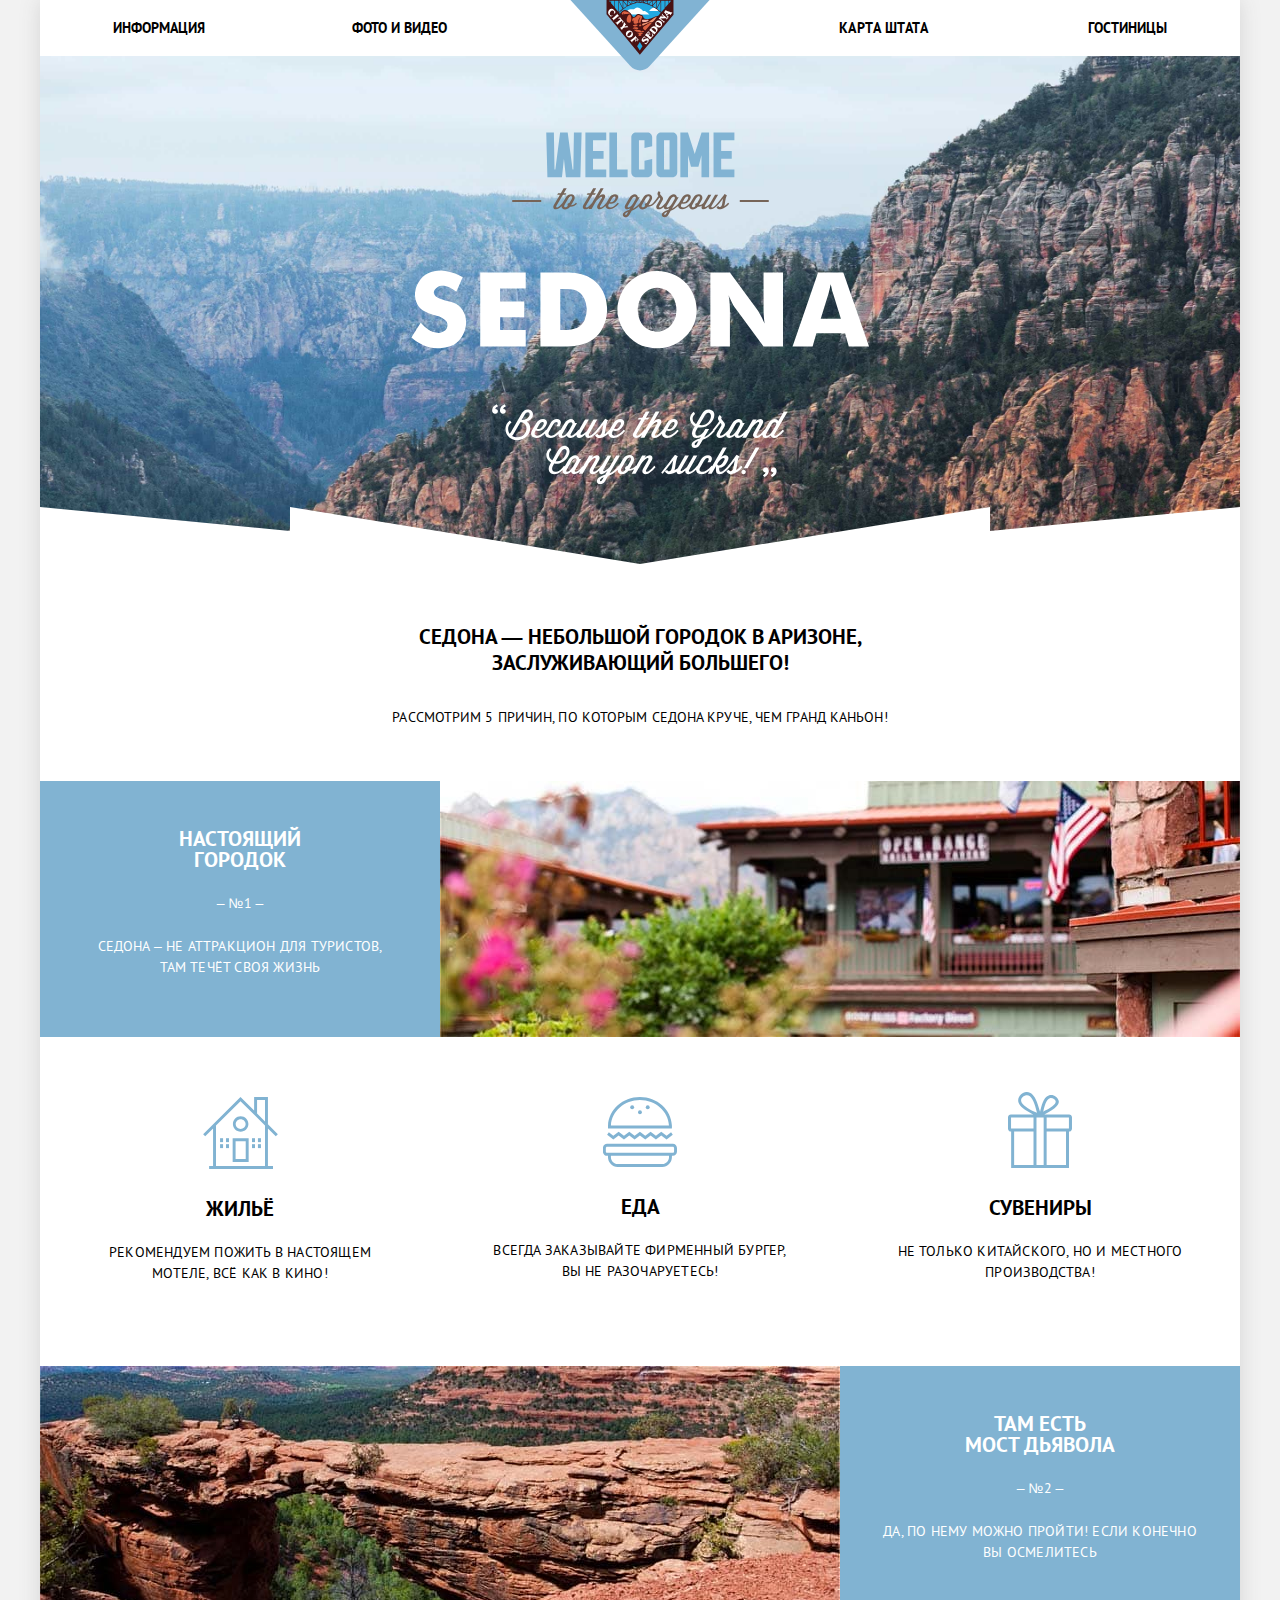
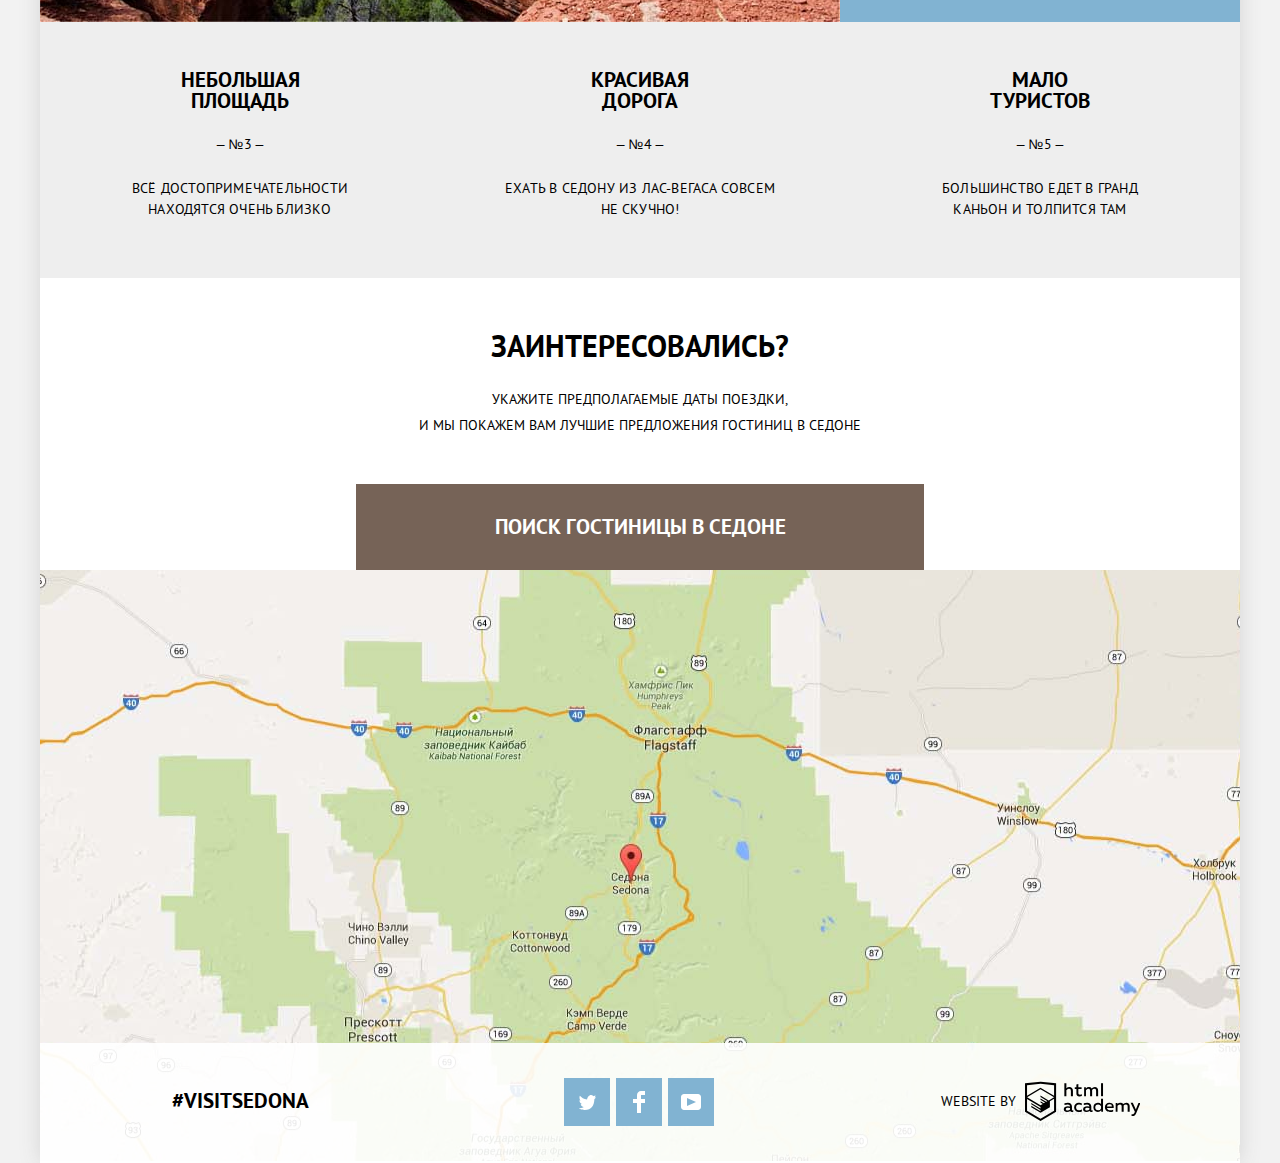
<file: index.html>
<!DOCTYPE html>
<html lang="ru">
	<head>
		<meta charset="utf-8">
		<title>HTML Academy: Седона</title>
		<link rel="stylesheet" href="css/normalize.css">
		<link rel="stylesheet" href="css/style-min.css">
	</head>
<body class="bg-color-of-website">
    <div class="container">
		<!-- Навигация -->
		<header class="main-header">
			<h1 class="visually-hidden">Навигация</h1>
			<nav class="navigation">
				<ul class="navigation__list">
					<li class="navigation__item">
						<a href="#" class="navigation__link">Информация</a>
					</li>
					<li class="navigation__item">
						<a href="#" class="navigation__link">Фото и видео</a>
					</li>
					<li class="navigation__item">
						<a href="#" class="navigation__link">Карта штата</a>
					</li>
					<li class="navigation__item">
						<a href="catalog.html" class="navigation__link">Гостиницы</a>
					</li>
				</ul>
				<a class="navigation__logo" aria-label="Логотип сайта Седоны">
					<svg width="140" height="72" viewBox="0 0 138 70" xmlns="http://www.w3.org/2000/svg">
						<path d="M138 0H0l59.51 65.68c5.22 5.761 13.76 5.761 18.98 0z" fill="#81b3d3"/>
						<path d="M36.687.457l32.148 37.879 32.02-37.65z" fill="#23a9e1"/>
						<path d="M61.1 14.719h17.32c-1.29-.8-4.355-4.582-6.043-3.176-.137.115-4.871-5.744-7.982-2.921-2.713 2.466-3.973-.323-7.048 1.63-3.505 2.318 2.026 3.684 3.753 4.467m26.73-3.478l-9.86.054c3.896-4.5 5.647-4.018 9.86-.054" fill="#fff"/>
						<path d="M97.622 3.588V1.154h2.08zm-49.245 9.41l.09.083c.024-.024 2.327-2.511 5.983-4.964 3.367-2.259 8.592-4.944 14.383-4.912 5.778.028 11.077 2.722 14.506 4.977 3.665 2.41 6.027 4.84 6.132 4.95l-2.515 2.945c-4.488.616-7.702 3.945-12.077 3.217-2.205-.366-2.271-1.632-2.902-2.893-.484-.969-1.256-.846-2.263-1.24-.937-.366-1.479-1.128-3.351-.688-1.642.385-1.822 2.933-3.865 2.787-1.096-.079-1.175-1.621-2.755-3.596-4.09-4.915-7.892-4.235-10.547.308l19.638 23.33zM40.011 1.153V3.06l-1.604-1.906zm53.876 0h3.227v3.03L93.887 7.96zM89.832 12.61V1.154h3.546v7.404l-3.5 4.098a.966.966 0 0 0-.046-.046m-.508-10.389v9.894a41.051 41.051 0 0 0-3.557-2.986zm-4.165-.358v6.819c-.463-.334-.95-.673-1.465-1.012-.664-.438-1.4-.892-2.194-1.34zm-4.312-.133v4.24a32.83 32.83 0 0 0-3.12-1.474zm.508-.576h3.727l-3.727 4.55zm4.312 0H89.3l-3.634 7.06zm-8.797 0h3.86L77.2 4.282c-.109-.042-.221-.081-.331-.122V1.154zm-.509.417v2.403a25.927 25.927 0 0 0-3.1-.887zm-4.203.042v1.26a21.458 21.458 0 0 0-2.179-.252zm-6.766-.039l2.248 1.042c-.762.043-1.512.13-2.248.253zm-4.12-.003l3.065 1.498c-1.06.229-2.083.528-3.066.875zm3.61 1.2l-3.304-1.617h3.305zm3.566-.342l-2.754-1.275h2.754zm.609-1.275h2.881l-2.881 1.334zm3.759 0h3.24l-3.24 1.584zM60.405 4.265l-3.51-3.11h3.869V4.13l-.359.135m-3.618-2.527l3.093 2.741a31.493 31.493 0 0 0-3.093 1.489zm-4.312.128l3.64 4.48a35.89 35.89 0 0 0-3.64 2.41zm-4.165.358l3.586 6.974a37.772 37.772 0 0 0-3.586 3.151zm3.656 6l-3.634-7.07h3.634zm4.312-2.485l-3.726-4.585h3.726zM43.747 7.497L40.52 3.664v-2.51h3.227zm.508-6.343H47.8v11.16l-3.546-4.212zm24.8-1.153H36v14.582L68.836 54.52l.22-.275L102 15.04V0z" fill="#491213"/>
						<path d="M66.227 46.026l2.61-4.22 2.598 4.22-2.598 4.23z" fill="#23a9e1"/>
						<path d="M74.218 30.556c-3.433-2.02-2.564-3.523.23-4.925 1.462-.734 4.754-3.38 6.133-2.499l-6.363 7.424m-2.334 2.517c-2.046-.095-4.33-.365-6.262.055 1.207.302 4.151 1.165 1.41 1.894.983 1.407 2.578 1.317 3.624.082-.425-.209-.655-.466-1.007-.686 1.085-.196 2.1-.822 2.235-1.345m1.235-1.574c-.933-.796-1.877-.84-2.746 0-1.165-2.137-5.4-1.421-7.379-1.72 1.065 2.614 9.65 3.102 10.124 1.72m-6.773-2.151c-1.565-.485-6.84-.364-3.388-1.794 1.065-.441 6.593.063 3.388 1.794m1.912-3.03c-.477-1.077.365-2.36 1.74-1.428 1.199.813-.552 2.017-1.74 1.428m-2.836.091c-2.265.679-5.273-.784-1.63-1.52 2.261-.456 4.666.506 1.63 1.52.091-.027-.084.028 0 0m-2.665-6.234c-.545 1.624-1.533 1.927-1.423-.045.126-2.274 1.609-1.729 3.2-2.6 1.324-.726 2.038-3.385 4.31-1.795 1.014.71 2.176.116 2.5 1.19-.016-.054-2.95 6.692-1.318 6.692-3.22 0-1.8-3.845-.568-6.426-1.198.574-3.143 4.341-1.546 4.961-.831 1.095-3.372 2.561-4.696 1.492-1.006-.81-.447-2.158-.459-3.47m-3.963 2.811c-5.596-.046-1.813-8.648.091-8.128 2.19.696 1.944 8.194-.091 8.128m-6.17-8.146c-2.624-.109-1.526-2.567.257-3.121 1.695-.528 5.25 1.114 6.39 2.205-1.808.555-4.146.476-6.134.568-.146-2.026-.62-1.32-.512.348" fill="#dc6243"/>
						<path d="M71.774 25.832c-2.908-2.987 4.342-2.712 5.51-3.763.85.284 6.99-5.377 8.485-5.025-1.074 1.26-3.388 5.282-5.047 5.282-1.275 0-2.565-.19-3.552.718-1.444 1.33-3.837 2.006-5.396 2.788" fill="#f49774"/>
						<path d="M72.727 22.18c-1.592.856-3.098-2.536-.349-2.206 1.826.22 3.676-.154 5.42.147-1.251 1.487-3.056 2.306-5.071 2.059" fill="#f4b1a4"/>
						<path d="M51.113 20.935c.333.401.578.834.523 1.374-.038.375-.607 1.006-.175 1.198l1.455-1.84c-.39-.098-3.482-3.796-3.532-4.201l-2.051 1.126c.106.429.84.003 1.203.03.538.038.926.363 1.268.747-1.12.94-3.85 3.257-4.138 3.305-.146.023-.706-.39-.714-.037-.004.17.553.659.659.786l1.447 1.722c.401-.183-.072-.475.133-.807.15-.243 3.181-2.77 3.922-3.403m-3.423-4.531c.287-.062.405.282.622-.036l-1.59-1.894c-.241-.287-.546-.595-.459.012.058.409-3.969 3.677-4.215 3.778-.31.128-.492-.27-.72.063.475.564.948 1.129 1.424 1.693.16.19.309.397.485.573.22.22.135-.437.145-.38-.06-.333.342-.616.555-.797 1.004-.884 3.505-2.979 3.753-3.012m-5.694-.595c-1.147.34-2.37-.107-2.731-1.326-.353-1.191.398-2.439 1.344-3.117.935-.67 2.33-.63 2.84.544.224.52.102 1.108-.061 1.625-.105.328-.388.649.035.836.56-.711 1.118-1.421 1.676-2.133-.684-.41-.985-1.092-1.493-1.684-.572-.696-1.34-1.35-2.26-1.483-1.864-.264-3.62 1.66-3.762 3.405-.089.946.242 1.849.808 2.597.487.645 1.213 1.054 1.581 1.788.17.062 1.756-.67 2.133-.815-.033-.072-.057-.178-.11-.237-.494.146 0 0 0 0m25.512 23.636c-.747-.499-2.613-3.044-2.969-3.468l-.213-.253c-.007-.01-.185.145-.16.124-.112.094.086.372-.034.56-.515.806-3.738 3.236-3.905 3.352-.36.25-.756-.103-.967.206.467.554 1.805 2.3 1.96 2.325.311.05.096-.53.136-.649.08-.24 1.71-1.588 2.304-2.084.218-.183.447.276.577.468.212.315.307.65.193 1.019-.075.24-.465.597-.162.762.402-.47 1.533-1.788 1.696-1.98.164-.19-.367-.023-.304-.056-.24.124-.466.153-.69-.018-.063-.047-.707-.702-.643-.757.28-.235.623-.625.984-.714.56-.138 1.027.984 1.11 1.382.078.375.067.77-.05 1.136-.08.251-.316.452.012.604l1.383-1.896a.463.463 0 0 1-.258-.063c-.083-.056.09.045 0 0m-9.227-8.921a3.35 3.35 0 0 0-1.977.793c-1.43 1.203-1.616 3.275-.492 4.753 1.292 1.702 3.374 1.895 5.059.694 1.43-1.205 1.612-3.282.5-4.766-.758-1.01-1.932-1.54-3.09-1.474zm1.19 1.386c.949-.108 1.503.799 1.099 1.768-.42.98-1.43 1.989-2.424 2.38-1.18.465-2.011-.537-1.531-1.657.422-.984 1.43-1.983 2.426-2.38.15-.059.294-.095.43-.11zm-2.783-4.63c.308.038.601.356.824.027l-1.447-1.712c-.386.174.03.356-.126.63-.158.277-1.662.507-2.062.578.146-.418.58-1.698.752-1.84.353-.29.573.28.832-.092l-1.78-2.112c-.2-.238-.362-.667-.636-.441.024-.02.003.955-.058 1.125-.056.153-.608 2.361-1.25 2.901-.32.27-1.453 1.256-1.755 1.362-.35.122-.535-.389-.792-.025l1.617 1.92c.082.096.391.56.498.58.339.06.04-.58.074-.706.098-.28 1.623-1.765 2.27-1.856.948-.133 2.077-.455 3.039-.34.22.027-.229-.028 0 0m24.239 6.77c.124.421.194.865.14 1.305-.07.566-.636 1.898-1.411 1.519-.76-.373-1.425-1.122-2.07-1.657.52-.608.978-1.135 1.853-.84.24.08.446-.024.194-.17-.263-.153-2.022-1.276-2.117-1.169-.175.202.343.564.143.957-.148.29-.396.54-.605.79-.467-.394-1.248-.813-.685-1.464.352-.428.811-.76 1.361-.87.368-.075 1.195.252 1.302-.146-.705-.34-1.41-.677-2.115-1.016.115.52-2.173 2.937-2.681 3.548-.074.088-.427.395-.431.517-.006.278.403.062.427.054.315-.116 4.424 3.317 4.526 3.552.065.182-.144.373-.02.475-.006-.006.148.14.165.12.253-.304 2.936-3.88 3.489-4.036a239.664 239.664 0 0 1-1.537-2.372c-.383.168-.013.616.072.903m-4 4.352c-1.348-.87-3.633.83-3.976.994-.675.319-1.162-.353-.812-.975.304-.54.904-.801 1.5-.837.18-.01.875.128.946.017.084-.131.148-.142.028-.224-.557-.375-1.112-.75-1.667-1.126-.115.685-.9 1.121-1.348 1.585-.534.555-.987 1.253-.987 2.05 0 .736.441 1.39 1.089 1.726.737.384 1.505.076 2.158-.331.407-.255.814-.556 1.249-.76.646-.303 1.495-.041 1.267.824-.183.696-.876 1.337-1.56 1.519-.4.106-.825.07-1.216-.059-.28-.091-.645-.476-.799-.072l2.26 1.647c.068-.493.34-.708.706-1.015.477-.419.933-.858 1.294-1.383.753-1.1 1-2.638-.132-3.58m17.617-28.065a.222.222 0 0 0-.088.072l-.79.95-.814.982c-.168.204-.349.296-.025.467.543-.272 3.518 4.768 3.252 5.492-.47.244-4.49-3.283-4.598-3.516-.033-.095.178-.662-.136-.613-.149.023-.484.583-.578.697l-.577.695c.216.315.336-.013.623.028.249.05 1.198.864 1.456 1.08-.47.017-1.743.086-1.905.074-.586.073-.275-.431-.66-.605l-1.478 1.795-.86 1.043c-.035.042-.03.02.031.072.215.177.068.109.37.004.328-.115 4.256 3.2 4.398 3.369.245.292-.1.633.268.793l1.168-1.418c.059-.072.091-.066.013-.13-.277-.228-.309.138-.65.1-.346-.057-2.855-2.186-3.828-2.992l5.322-.197c.195-.007.74.581.695.79-.052.244-.301.361.034.515.311-.374.64-.746.945-1.125l.148-.184a.478.478 0 0 0 .135-.172l.11-.137c.275-.314 1.169-1.303 1.062-1.396-.3-.26-.446.302-.844-.035-.226-.162-.793-1.16-.935-1.402-.172-.292.394-.583.625-.727.504-.313 2.107-.767 2.26.227.025.167-.177.357-.055.457.028.024.133.156.176.105l2.142-2.576c-.063-.053-.135-.147-.21-.176-.474.473-5.466-1.52-5.83-1.795-.166-.066-.192-.673-.372-.611zm-.225 2.553c.764.318 1.526.638 2.287.96-.23.064-.447.166-.648.293h-.002a3.71 3.71 0 0 0-.621.495l-1.016-1.748zm-6.588 7.753c-1.107-.076-2.23.41-3.023 1.317-1.235 1.5-1.112 3.678.393 4.945 1.518 1.25 3.68.932 4.916-.55 1.232-1.496 1.147-3.68-.385-4.934a3.302 3.302 0 0 0-1.9-.778zm-1.449 1.559c.622.038 1.31.414 1.742.703.78.521 2.214 1.687 1.477 2.738.048-.058.083-.097-.05.07a.162.162 0 0 1-.018.018c-.8.84-2.18.063-2.924-.474-.745-.538-2.022-1.668-1.207-2.664.257-.314.607-.414.98-.391zm-3.127 4.28c-1.214-.067-2.403.496-3.299 1.576-.642.771-1.282 1.544-1.922 2.316.228.332.495-.078.827.113.283.163 4.053 3.312 4.115 3.485.106.297-.165.356.094.568.111.093 2.944-3.405 3.203-4.02.448-1.139.091-2.387-.82-3.175.073.06.177.145-.042-.037-.69-.518-1.427-.787-2.156-.827zm-1.053 1.58c.095.003.184.016.266.037 1.422.363 3.384 2.115 2.129 3.628-.156.193-.029.035-.432.422-.198.19-4.179-3.034-4.02-3.209.475-.521 1.396-.904 2.057-.879z" fill="#fff"/>
					</svg>  
				</a>
			</nav>	
		</header>
		
		<!-- Приемущества -->
		<main class="content">
			<h1 class="visually-hidden">Sedona</h1>
			<div class="content__img" aria-label="Фото каньона">
				<img src="img/welcome.svg" width="459" height="353" alt="Добро пожаловать в великолепную Седону. Потому что Большой Каньон отстой">
			</div>			
			<section class="features">
				<h3 class="features__title">Седона — небольшой городок в Аризоне, заслуживающий большего!</h3>
				<p class="features__text">Рассмотрим 5 причин, по которым Седона круче, чем гранд каньон!</p>
				<div class="features__items">
					<div class="features__item features__item--bg-color-blue features-item">
						<h3 class="features-item__title features-item__title--color-white">Настоящий городок</h3>
						<p class="features-item__number features-item__number--color-white">&ndash; &#8470;1 &ndash;</p>
						<p class="features-item__text features-item__text--color-white features-item__text--block-blue-space">Седона &#8211; не аттракцион для туристов, там течёт своя жизнь</p>
					</div>
					<div class="features__item features-item">
						<img src="img/photo-hotel-mp.jpg" alt="Фото отеля" class="features-item__photo" width="800" height="256">
					</div>
					<div class="features__item features-item">
						<p class="features-item__icon features-item__icon--house" aria-label="Иконка дома">
							<svg version="1.1" id="Layer_1" xmlns="http://www.w3.org/2000/svg" 		xmlns:xlink="http://www.w3.org/1999/xlink" x="0px" y="0px" width="75px" height="72px" viewBox="0 0 75 72" enable-background="new 0 0 75 72" xml:space="preserve">
								<g>
								<path fill="#81B3D2" d="M29.656,65.033h16V41.21h-16V65.033z M32.593,44.134h10.125V62.11H32.593V44.134z"/>
								<path fill="#81B3D2" d="M72.771,39.253l2.076-2.068l-9.908-9.865V0H51.127v13.567L37.5,0L0.152,37.185l2.077,2.068l7.832-7.795
								v37.618H6.124V72h63.875v-2.924h-5.059V31.458L72.771,39.253z M62.002,69.076H12.999V28.534L37.5,4.149l24.502,24.385V69.076z
								M62.002,24.394l-7.938-7.902V2.924h7.938V24.394z"/>
								<path fill="#81B3D2" d="M29.906,27.08c0,4.261,3.47,7.713,7.75,7.713c4.279,0,7.75-3.452,7.75-7.713
								c0-4.259-3.471-7.713-7.75-7.713C33.375,19.367,29.906,22.821,29.906,27.08z M37.656,22.135c2.744,0,4.969,2.214,4.969,4.945
								c0,2.732-2.225,4.948-4.969,4.948c-2.746,0-4.97-2.216-4.97-4.948C32.686,24.349,34.911,22.135,37.656,22.135z"/>
								<rect x="17.061" y="41.21" fill="#81B3D2" width="3" height="3.919"/>
								<rect x="22.999" y="41.21" fill="#81B3D2" width="3" height="3.919"/>
								<rect x="17.061" y="47.182" fill="#81B3D2" width="3" height="3.919"/>
								<rect x="22.999" y="47.182" fill="#81B3D2" width="3" height="3.919"/>
								<rect x="48.998" y="41.21" fill="#81B3D2" width="3" height="3.919"/>
								<rect x="54.936" y="41.21" fill="#81B3D2" width="3" height="3.919"/>
								<rect x="48.998" y="47.182" fill="#81B3D2" width="3" height="3.919"/>
								<rect x="54.936" y="47.182" fill="#81B3D2" width="3" height="3.919"/>
								</g>
							</svg>
						</p>
						<h3 class="features-item__title features-item__title--color-black">Жильё</h3>
						<p class="features-item__text features-item__text--color-black">Рекомендуем пожить в настоящем мотеле, всё как в кино!</p>
					</div>
					<div class="features__item features-item">
						<p class="features-item__icon features-item__icon--burger" aria-label="Иконка бургера">
							<svg version="1.1" id="Layer_2" xmlns="http://www.w3.org/2000/svg" 		xmlns:xlink="http://www.w3.org/1999/xlink" x="0px" y="0px"
								width="74px" height="70px" viewBox="0 0 74 70" enable-background="new 0 0 74 70" xml:space="preserve">
								<g>
								<path fill="#81B3D2" d="M69.854,46.71H59.275H14.629H4.051c-2.274,0-4.135,1.94-4.135,4.313v3.504c0,2.372,1.861,4.313,4.135,4.313
								h0.93v1.053c0,5.536,4.341,10.065,9.648,10.065h44.646c5.306,0,9.648-4.529,9.648-10.065v-1.053h0.93
								c2.274,0,4.135-1.941,4.135-4.313v-3.504C73.988,48.65,72.128,46.71,69.854,46.71z M66.006,59.894c0,3.871-3.019,7.021-6.73,7.021
								H14.629c-3.711,0-6.731-3.15-6.731-7.021v-1.053h58.107V59.894z M71.071,54.527c0,0.688-0.558,1.271-1.218,1.271h-0.978h-2.942
								H7.972H5.028H4.051c-0.66,0-1.217-0.582-1.217-1.271v-3.504c0-0.688,0.558-1.271,1.217-1.271h3.688h6.89h44.646h6.89h3.688
								c0.66,0,1.218,0.582,1.218,1.271V54.527z"/>
								<polygon fill="#81B3D2" points="15.634,38.406 20.957,42.465 26.283,38.406 31.611,42.465 36.939,38.406 42.267,42.465 
								47.596,38.406 52.923,42.465 58.253,38.405 63.589,42.464 69.783,37.752 68.063,35.293 63.589,38.696 58.253,34.639 52.923,38.695 
								47.596,34.638 42.267,38.695 36.939,34.638 31.611,38.695 26.283,34.638 20.958,38.695 15.635,34.638 10.308,38.695 5.841,35.294 
								4.12,37.751 10.308,42.465 	"/>
								<path fill="#81B3D2" d="M7.978,31.544h57.949h2.928c0.041-0.619,0.069-1.241,0.069-1.87c0-0.394-0.016-0.783-0.032-1.173
								C68.227,12.657,54.186,0,36.952,0C19.719,0,5.677,12.657,5.013,28.501c-0.017,0.39-0.032,0.78-0.032,1.173
								c0,0.629,0.028,1.251,0.07,1.87H7.978z M36.952,3.043c15.591,0,28.35,11.316,29.021,25.458H7.931
								C8.604,14.359,21.361,3.043,36.952,3.043z"/>
								<ellipse fill="#81B3D2" cx="36.952" cy="15.26" rx="1.945" ry="2.03"/>
								<ellipse fill="#81B3D2" cx="29.172" cy="10.23" rx="1.946" ry="2.03"/>
								<ellipse fill="#81B3D2" cx="44.732" cy="10.23" rx="1.946" ry="2.03"/>
							</g>
							</svg>
						</p>
						<h3 class="features-item__title features-item__title--color-black">Еда</h3>
						<p class="features-item__text features-item__text--color-black">Всегда заказывайте фирменный бургер, вы не разочаруетесь!</p>
					</div>
					<div class="features__item features-item">
						<p class="features-item__icon features-item__icon--gift" aria-label="Иконка подарка">
							<svg version="1.1" id="Layer_22" xmlns="http://www.w3.org/2000/svg" xmlns:xlink="http://www.w3.org/1999/xlink" x="0px" y="0px" width="64px" height="76px" viewBox="0 0 64 76" enable-background="new 0 0 64 76" xml:space="preserve">
								<path fill-rule="evenodd" clip-rule="evenodd" fill="#81B3D2" d="M61.097,22.501h-0.103H36.312
								C50.125,15.602,51.229,11.25,50.72,8.816c-1.162-3.963-5.692-7.023-10.002-5.407c-5.569,2.089-7.137,10.388-8.644,16.387
								C30.15,13.726,28.29,5.982,23.938,2.059c-1.261-1.138-3.095-2.264-5.763-2.028c-4.026,0.356-9.802,5.382-7.458,10.981
								c2.251,5.378,9.687,8.777,14.578,11.489H3.153H2.879C1.295,22.501,0,23.792,0,25.37v11.322c0,1.578,1.295,2.869,2.879,2.869h0.274
								v33.466v2.435V76h57.841v-0.539v-2.435V39.561h0.103c1.586,0,2.88-1.291,2.88-2.869V25.37
								C63.977,23.792,62.683,22.501,61.097,22.501z M42.413,5.944c2.103-0.31,4.982,1.299,5.255,3.209c0.393,2.756-3.4,5.255-5.086,6.421
								c-2.523,1.744-4.928,2.643-7.287,4.055C36.179,15.939,37.844,6.618,42.413,5.944z M19.531,15.912
								c-2.225-1.485-6.544-4.431-6.44-7.771c0.112-3.595,5.743-6.57,8.814-3.886c3.856,3.371,5.713,11.105,7.119,16.557
								C25.775,19.273,22.696,18.024,19.531,15.912z M25.503,73.026H6.136V39.561h19.368V73.026z M25.503,36.524H3.046V25.538h22.457
								V36.524z M35.66,36.524v3.037v33.466h-7.174V39.561v-3.037V25.538h7.174V36.524z M58.011,73.026H38.644V39.561h19.367V73.026z
								M60.931,36.524H38.644V25.538h22.287V36.524z"/>
							</svg>
						</p>
						<h3 class="features-item__title features-item__title--color-black">Сувениры</h3>
						<p class="features-item__text features-item__text--color-black">Не только китайского, но 	и местного производства!</p>
					</div>
					<div class="features__item features-item">
						<img src="img/photo-canyon-mp.jpg" alt="Фото скалы и каньона" class="features-item__photo" width="800" height="256">
					</div>
					<div class="features__item features__item--bg-color-blue features-item">
						<h3 class="features-item__title features-item__title--color-white">Там есть мост дьявола</h3>
						<p class="features-item__number features-item__number--color-white">&ndash; &#8470;2 &ndash;</p>
						<p class="features-item__text features-item__text--color-white">Да, по нему можно пройти! 	Если конечно вы осмелитесь</p>
					</div>
					<div class="features__item features__item--bg-color-gray features-item">
						<h3 class="features-item__title features-item__title--color-black">Небольшая площадь</h3>
						<p class="features-item__number features-item__number--color-black">&ndash; &#8470;3 &ndash;</p>
						<p class="features-item__text features-item__text--color-black">Всё достопримечательности находятся очень близко</p>	
					</div>
					<div class="features__item features__item--bg-color-gray features-item">
						<h3 class="features-item__title features-item__title--color-black">Красивая дорога</h3>
						<p class="features-item__number features-item__number--color-black">&ndash; &#8470;4 &ndash;</p>
						<p class="features-item__text features-item__text--color-black">Ехать в Седону из Лас-Вегаса совсем не скучно!</p>	
					</div>
					<div class="features__item features__item--bg-color-gray features-item">
						<h3 class="features-item__title features-item__title--color-black">Мало туристов</h3>
						<p class="features-item__number features-item__number--color-black">&ndash; &#8470;5 &ndash;</p>
						<p class="features-item__text features-item__text--color-black   features-item__text--block-gray-space">Большинство едет в Гранд Каньон и толпится там</p>	
					</div>
				</div> 
			</section>
			<section class="search">
				<h3 class="search__title">Заинтересовались?</h3>
				<p class="search__text">Укажите предполагаемые даты поездки,<br>  и мы покажем вам лучшие предложения гостиниц в Седоне</p>
				<a class="btn search__btn" tabindex="0">Поиск гостиницы в Седоне</a>
				<!-- Форма -->
				<form action="https://echo.htmlacademy.ru" class="search__form search-form" method="post">
					<p class="search-form__date-of-arrival">
						<label for="date-of-arrival">Дата заезда:</label>
						<input type="text" name="date-of-arrival" id="date-of-arrival" placeholder="24 АПРЕЛЯ 2017">
						<button class="search-form__date-of-arrival--icon-calendar" type="button" tabindex="0"  aria-label="Дата заезда">
							<svg version="1.1" id="Layer_6" xmlns="http://www.w3.org/2000/svg" xmlns:xlink="http://www.w3.org/1999/xlink" x="0px" y="0px" width="21px" height="22px" viewBox="0 0 21 22" enable-background="new 0 0 21 22" xml:space="preserve">
								<g id="calendar_1_">
									<path d="M19.251,2.025h-2.845V0.648c0-0.381-0.294-0.689-0.656-0.689c-0.363,0-0.656,0.308-0.656,0.689v1.377h-3.938V0.648
										c0-0.381-0.294-0.689-0.655-0.689c-0.363,0-0.657,0.308-0.657,0.689v1.377H5.906V0.648c0-0.381-0.294-0.689-0.656-0.689
										c-0.363,0-0.657,0.308-0.657,0.689v1.377H1.75C0.784,2.025,0,2.847,0,3.862v16.302C0,21.179,0.784,22,1.75,22h17.501
										C20.217,22,21,21.179,21,20.164V3.862C21,2.847,20.217,2.025,19.251,2.025z M19.688,20.164c0,0.253-0.195,0.459-0.437,0.459H1.75
										c-0.241,0-0.438-0.206-0.438-0.459V3.862c0-0.253,0.196-0.459,0.438-0.459h2.844v1.378c0,0.381,0.294,0.689,0.657,0.689
										c0.362,0,0.656-0.308,0.656-0.689V3.403h3.938v1.378c0,0.381,0.294,0.689,0.657,0.689c0.361,0,0.655-0.308,0.655-0.689V3.403h3.938
										v1.378c0,0.381,0.293,0.689,0.656,0.689c0.362,0,0.656-0.308,0.656-0.689V3.403h2.845c0.241,0,0.437,0.206,0.437,0.459V20.164z"/>
									<rect x="4.594" y="8.225" width="2.625" height="2.066"/>
									<rect x="4.594" y="11.668" width="2.625" height="2.067"/>
									<rect x="4.594" y="15.112" width="2.625" height="2.066"/>
									<rect x="9.188" y="15.112" width="2.625" height="2.066"/>
									<rect x="9.188" y="11.668" width="2.625" height="2.067"/>
									<rect x="9.188" y="8.225" width="2.625" height="2.066"/>
									<rect x="13.781" y="15.112" width="2.625" height="2.066"/>
									<rect x="13.781" y="11.668" width="2.625" height="2.067"/>
									<rect x="13.781" y="8.225" width="2.625" height="2.066"/>
								</g>
							</svg>
						</button>
					</p>
					<p class="search-form__date-of-departure">
						<label for="date-of-departure">Дата выезда:</label>
						<input type="text" name="date-of-departure" id="date-of-departure" placeholder="4 ИЮЛЯ 2017">
						<button class="search-form__date-of-departure--icon-calendar" type="button" tabindex="0" aria-label="Дата выезда">
							<svg version="1.1" id="Layer_7" xmlns="http://www.w3.org/2000/svg" xmlns:xlink="http://www.w3.org/1999/xlink" x="0px" y="0px" width="21px" height="22px" viewBox="0 0 21 22" enable-background="new 0 0 21 22" xml:space="preserve">
								<g id="calendar_9_">
									<path d="M19.251,2.025h-2.845V0.648c0-0.381-0.294-0.689-0.656-0.689c-0.363,0-0.656,0.308-0.656,0.689v1.377h-3.938V0.648
										c0-0.381-0.294-0.689-0.655-0.689c-0.363,0-0.657,0.308-0.657,0.689v1.377H5.906V0.648c0-0.381-0.294-0.689-0.656-0.689
										c-0.363,0-0.657,0.308-0.657,0.689v1.377H1.75C0.784,2.025,0,2.847,0,3.862v16.302C0,21.179,0.784,22,1.75,22h17.501
										C20.217,22,21,21.179,21,20.164V3.862C21,2.847,20.217,2.025,19.251,2.025z M19.688,20.164c0,0.253-0.195,0.459-0.437,0.459H1.75
										c-0.241,0-0.438-0.206-0.438-0.459V3.862c0-0.253,0.196-0.459,0.438-0.459h2.844v1.378c0,0.381,0.294,0.689,0.657,0.689
										c0.362,0,0.656-0.308,0.656-0.689V3.403h3.938v1.378c0,0.381,0.294,0.689,0.657,0.689c0.361,0,0.655-0.308,0.655-0.689V3.403h3.938
										v1.378c0,0.381,0.293,0.689,0.656,0.689c0.362,0,0.656-0.308,0.656-0.689V3.403h2.845c0.241,0,0.437,0.206,0.437,0.459V20.164z"/>
									<rect x="4.594" y="8.225" width="2.625" height="2.066"/>
									<rect x="4.594" y="11.668" width="2.625" height="2.067"/>
									<rect x="4.594" y="15.112" width="2.625" height="2.066"/>
									<rect x="9.188" y="15.112" width="2.625" height="2.066"/>
									<rect x="9.188" y="11.668" width="2.625" height="2.067"/>
									<rect x="9.188" y="8.225" width="2.625" height="2.066"/>
									<rect x="13.781" y="15.112" width="2.625" height="2.066"/>
									<rect x="13.781" y="11.668" width="2.625" height="2.067"/>
									<rect x="13.781" y="8.225" width="2.625" height="2.066"/>
								</g>
							</svg>
						</button>
					</p>
					<p class="search-form__amount-of-adults">
						<label for="amount-of-adults">Взрослые:</label>
						<input type="text" name="amount-of-adults" id="amount-of-adults" placeholder="2">
						<button class="search-form__amount-of-adults--more" aria-label="Количество взрослых: Больше" type="button">+</button>
						<button class="search-form__amount-of-adults--less" 	aria-label="Количество взрослых: Больше" type="button">-</button>
					</p>
					<p class="search-form__amount-of-children">
						<label for="amount-of-children">Дети:</label>
						<input type="text" name="amount-of-children" id="amount-of-children" placeholder="0">
						<button class="search-form__amount-of-children--more" aria-label="Количество детей: Больше" type="button">+</button>
						<button class="search-form__amount-of-children--less" aria-label="Количество детей: Меньше" type="button">-</button>
					</p>
					<button class="btn search-form__btn" type="submit">Найти</button>
				</form>
				<!-- Карта -->
				<div class="search__map" aria-label="Карта расположения города Седона">
					<iframe src="https://www.google.com/maps/embed?pb=!1m18!1m12!1m3!1d703822.5050688398!2d-111.74090071952061!3d34.973707790422225!2m3!1f0!2f0!3f0!3m2!1i1024!2i768!4f13.1!3m3!1m2!1s0x872da132f942b00d%3A0x5548c523fa6c8efd!2z0KHQtdC00L7QvdCwLCDQkNGA0LjQt9C-0L3QsCA4NjMzNiwg0KHQqNCQ!5e0!3m2!1sru!2sde!4v1567879063403!5m2!1sru!2sde" width="1200" height="585" allowfullscreen=""></iframe>
				</div>
			</section>
		</main>

		<!-- Подвал -->
		<footer class="main-footer main-footer--transparent-on">
			<h1 class="visually-hidden">Нижняя часть сайта. Подвал</h1>
			<div class="visit">
				<a class="visit__link" href="">#Visitsedona</a>
			</div>
			<div class="social">
				<ul class="social__links">
					<li class="social__link social__link--tw">
						<a href="https://twitter.com" aria-label="Седона в Твиттере">
							<svg fill="#FFFFFF" version="1.1" id="Layer_10" xmlns="http://www.w3.org/2000/svg" xmlns:xlink="http://www.w3.org/1999/xlink" x="0px" y="0px" width="17px" height="15px" viewBox="0 0 17 15" enable-background="new 0 0 17 15" xml:space="preserve">
								<g id="W6EeEF_1_">
									<g>
										<path d="M10.95,0.144c1.685-0.496,2.984,0.27,3.577,1.179c0.673-0.231,1.331-0.481,2.011-0.708
										c-0.004,0.861-0.522,1.513-0.857,1.768c0.685,0.17,1.304-0.491,1.304-0.491c-0.169,1-1.006,1.788-1.563,2.024
										c-0.231,6.75-3.175,11.217-10.077,11.082c-0.522,0,0.075,0-0.446,0c-0.41,0-4.164-0.46-4.898-1.887
										c2.271,0.196,3.893-0.422,4.693-1.177c-0.96-0.3-2.679-0.477-2.979-2.95C2.064,9.09,2.279,9.212,2.905,9.103
										C1.705,8.247,0.374,7.53,0.448,5.33c0.285,0.328,1.067,0.536,1.34,0.472c-0.703-0.241-1.97-3.36-0.894-4.952
										c1.818,1.854,3.735,3.606,7.152,3.773C8.254,2.33,9.183,0.793,10.95,0.144z"/>
									</g>
								</g>
							</svg>
						</a>
					</li>
					<li class="social__link social__link--fb">
						<a href="https://facebook.com" aria-label="Седона в Фейсбуке">
							<svg fill="#FFFFFF" version="1.1" id="Layer_20" xmlns="http://www.w3.org/2000/svg" xmlns:xlink="http://www.w3.org/1999/xlink" x="0px" y="0px" width="12px" height="22px" viewBox="0 0 12 22" enable-background="new 0 0 12 22" xml:space="preserve">
								<path d="M12,4V0H8C5.791,0,4,1.791,4,4v4H0v4h4v10h4V12h4V8H8V4H12z"/>
							</svg>
						</a>
					</li>
					<li class="social__link social__link--yt">
						<a href="https://youtube.com" aria-label="Седона на Ютубе">
							<svg fill="#FFFFFF" version="1.1" id="Layer_30" xmlns="http://www.w3.org/2000/svg" xmlns:xlink="http://www.w3.org/1999/xlink" x="0px" y="0px" width="20px" height="16px" viewBox="0 0 20 16" enable-background="new 0 0 20 16" xml:space="preserve">
								<path d="M17,0H3C1.35,0,0,1.35,0,3v10c0,1.65,1.35,3,3,3h14c1.65,0,3-1.35,3-3V3C20,1.35,18.65,0,17,0z
								M6.027,11.998V4.002L15.014,8L6.027,11.998z"/>
							</svg>
						</a>
					</li>
				</ul>
			</div>
			<div class="designed-by">
				<p class="designed-by__title">Website by</p>
				<a class="designed-by__link" href="https://htmlacademy.ru/intensive/htmlcss/" aria-label="Адрес сайта Академии">
                    <svg fill="#000000"  width="115" height="41" id="Layer_100" data-name="Layer 1" xmlns="http://www.w3.org/2000/svg" viewBox="0 0 113 39"><title>logo_name</title><path  d="M401.93,351.51a2.07,2.07,0,0,0,.58-0.11v1.4a3.41,3.41,0,0,1-1.24.22,1.75,1.75,0,0,1-1.75-1,5.08,5.08,0,0,1-3.3,1.13c-1.59,0-3.06-.87-3.06-2.68,0-2.24,2.08-2.93,3.9-2.93a11.63,11.63,0,0,1,2.28.26v-0.31c0-1.09-.8-1.86-2.3-1.86a7.79,7.79,0,0,0-3.15.67v-1.79a10.72,10.72,0,0,1,3.35-.58c2.48,0,4,1.18,4,3.83v3.14A0.57,0.57,0,0,0,401.93,351.51Zm-6.76-1.19a1.42,1.42,0,0,0,1.64,1.29,3.56,3.56,0,0,0,2.53-1V349.1a10.21,10.21,0,0,0-1.9-.22C396.34,348.89,395.17,349.23,395.17,350.33Z" transform="translate(-355.09 -323.29)"/><path d="M408.15,343.91a5.29,5.29,0,0,1,2.7.67v1.79a4.28,4.28,0,0,0-2.42-.73,2.89,2.89,0,1,0,0,5.76,5.26,5.26,0,0,0,2.55-.67v1.8a6.58,6.58,0,0,1-2.9.6,4.42,4.42,0,0,1-4.72-4.54A4.54,4.54,0,0,1,408.15,343.91Z" transform="translate(-355.09 -323.29)"/><path d="M420.93,351.51a2.07,2.07,0,0,0,.58-0.11v1.4a3.41,3.41,0,0,1-1.24.22,1.75,1.75,0,0,1-1.75-1,5.08,5.08,0,0,1-3.3,1.13c-1.59,0-3.06-.87-3.06-2.68,0-2.24,2.08-2.93,3.9-2.93a11.63,11.63,0,0,1,2.28.26v-0.31c0-1.09-.8-1.86-2.3-1.86a7.79,7.79,0,0,0-3.15.67v-1.79a10.72,10.72,0,0,1,3.35-.58c2.48,0,4,1.18,4,3.83v3.14A0.57,0.57,0,0,0,420.93,351.51Zm-6.76-1.19a1.42,1.42,0,0,0,1.64,1.29,3.56,3.56,0,0,0,2.53-1V349.1a10.21,10.21,0,0,0-1.9-.22C415.33,348.89,414.17,349.23,414.17,350.33Z" transform="translate(-355.09 -323.29)"/><path d="M431.76,340.14V352.9H430v-1.39a4.07,4.07,0,0,1-3.35,1.62,4.62,4.62,0,0,1,0-9.22,4,4,0,0,1,3.15,1.37v-5.14h2ZM427,345.62a2.9,2.9,0,0,0,0,5.8,3,3,0,0,0,2.79-1.84v-2.13A3.06,3.06,0,0,0,427,345.62Z" transform="translate(-355.09 -323.29)"/><path d="M438.08,343.91c3.48,0,4.68,2.81,4.12,5.34h-6.58c0.22,1.57,1.75,2.22,3.35,2.22a6.41,6.41,0,0,0,2.77-.62v1.68a7.5,7.5,0,0,1-3.14.6c-2.68,0-5-1.53-5-4.61A4.39,4.39,0,0,1,438.08,343.91Zm0.09,1.62a2.39,2.39,0,0,0-2.57,2.26h4.85A2.06,2.06,0,0,0,438.17,345.53Z" transform="translate(-355.09 -323.29)"/><path d="M444.19,352.9v-8.75h1.73v1.09a4,4,0,0,1,2.92-1.33,3,3,0,0,1,2.73,1.4,4.33,4.33,0,0,1,3.06-1.4,3.21,3.21,0,0,1,3.32,3.52v5.47h-2v-5.41a1.67,1.67,0,0,0-1.73-1.84,2.94,2.94,0,0,0-2.17,1.18c0,0.2,0,.4,0,0.6v5.47h-2v-5.41a1.67,1.67,0,0,0-1.73-1.84,3.11,3.11,0,0,0-2.32,1.35v5.91h-2Z" transform="translate(-355.09 -323.29)"/><path d="M466.56,344.15h2l-4.1,9.93c-0.95,2.28-2.19,3-3.52,3a5,5,0,0,1-1.15-.15v-1.66a3,3,0,0,0,.89.13c0.95,0,1.66-.67,2.17-2l0.18-.44-4.16-8.82H461l3,6.6Z" transform="translate(-355.09 -323.29)"/><path d="M395.75,324.82v5a4,4,0,0,1,2.83-1.2,3.41,3.41,0,0,1,3.61,3.57v5.41h-2v-5.16a1.9,1.9,0,0,0-2-2.1,3.08,3.08,0,0,0-2.44,1.46v5.8h-2V324.82h2Z" transform="translate(-355.09 -323.29)"/><path d="M407.52,325.71v3.12h3.17v1.71h-3.17v4c0,1.15.53,1.53,1.66,1.53a4.71,4.71,0,0,0,1.77-.35v1.68a7.14,7.14,0,0,1-2.35.38,2.68,2.68,0,0,1-3-2.88v-4.38H404v-1.71h1.57v-2.64Z" transform="translate(-355.09 -323.29)"/><path d="M413.19,337.58v-8.75h1.73v1.09a4,4,0,0,1,2.92-1.33,3,3,0,0,1,2.73,1.4,4.33,4.33,0,0,1,3.06-1.4,3.21,3.21,0,0,1,3.32,3.52v5.47h-2v-5.41a1.67,1.67,0,0,0-1.73-1.84,2.94,2.94,0,0,0-2.17,1.18c0,0.2,0,.4,0,0.6v5.47h-2v-5.41a1.67,1.67,0,0,0-1.73-1.84,3.11,3.11,0,0,0-2.32,1.35v5.91h-2Z" transform="translate(-355.09 -323.29)"/><rect x="74.72" y="1.52" width="1.95" height="12.76"/><path d="M370.53,323.31l-0.16,0-15.28,1.6v28L370.37,362l15.28-9.09v-28Zm13.12,28.45-13.28,7.9-13.28-7.9V340.28l13.22,7.87,0,1.43-9.07-5.4v1.38l9.11,5.47,0,1.46-9.1-5.42v1.38l9.11,5.47h0l9.19-5.5v-1.39h0v-4.52l4.1-2.45v11.67Zm0-13.16L380,340.74h0l-1.68,1-8-4.76v1.38l6.84,4.07-0.06,0-0.15.09-1,.57-5.64-3.36v1.38l4.45,2.65-1.05.7,0,0-3.36-2v1.38l2.21,1.3-2.25,1.35-13.16-7.82,13.17-7.92h0Zm0-1.39-13.35-7.87h0l-13.2,7.86v-10.5l13.28-1.39,13.28,1.39v10.51Z" transform="translate(-355.09 -323.29)"/></svg>
                </a>
			</div>
		</footer>
	</div> 
	<!-- Скрипты -->
	<script src="js/popup-hidden-show-min.js"></script>
</body>
</html>
</file>
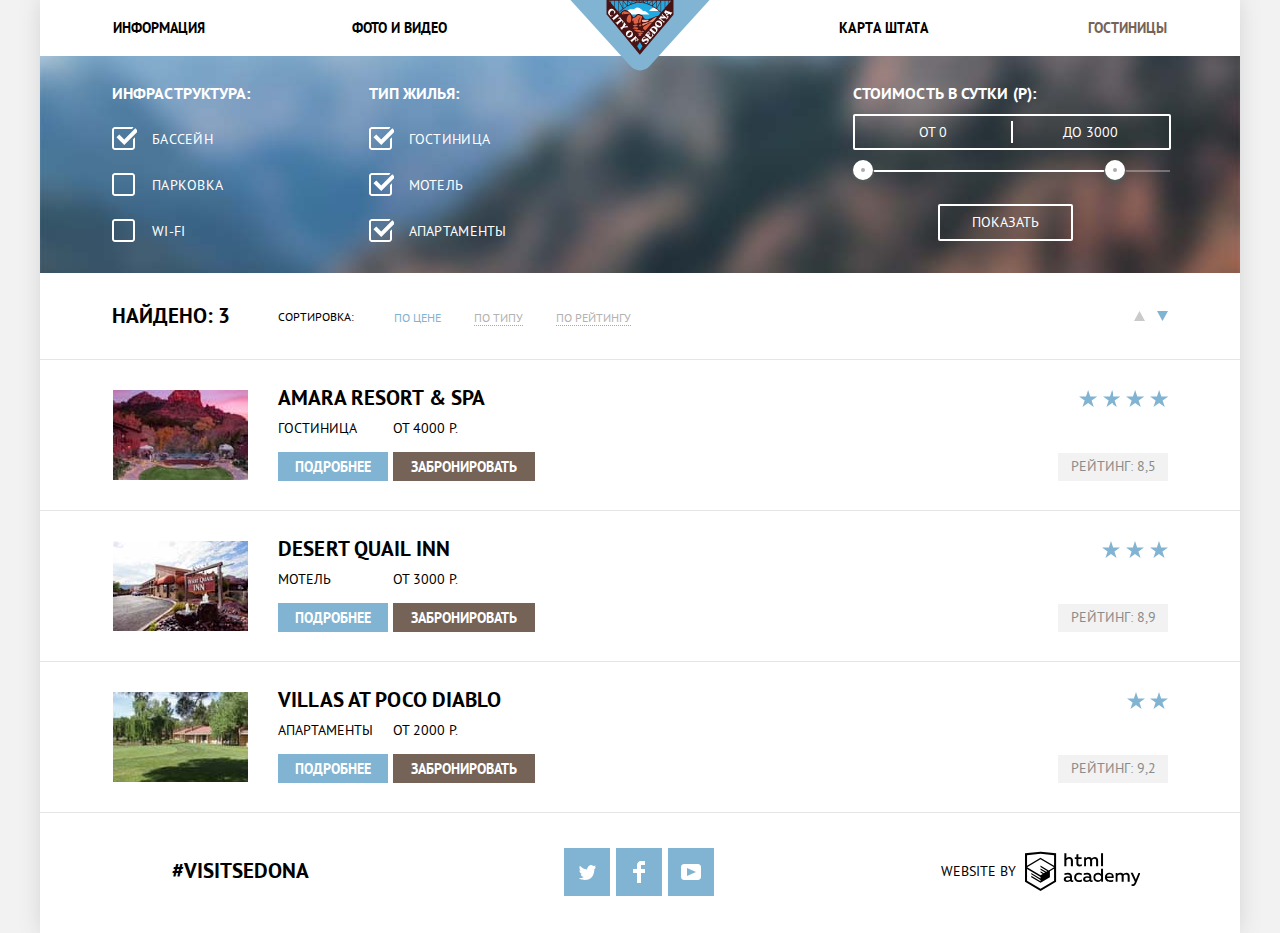
<file: catalog.html>
<!DOCTYPE html>
<html lang="ru">
    <head>
        <meta charset="utf-8">
        <title>HTML Academy: Седона</title>
        <link rel="stylesheet" href="css/normalize.css">
        <link rel="stylesheet" href="css/style-min.css">
    </head>
<body class="bg-color-of-website">
    <div class="container">
        <!-- Навигация -->
        <header class="main-header">
            <h1 class="visually-hidden">Навигация</h1>
            <nav class="navigation">
                <ul class="navigation__list">
                    <li class="navigation__item">
                        <a href="#" class="navigation__link">Информация</a>
                    </li>
                    <li class="navigation__item">
                        <a href="#" class="navigation__link">Фото и видео</a>
                    </li>
                    <li class="navigation__item">
                        <a href="#" class="navigation__link">Карта штата</a>
                    </li>
                    <li class="navigation__item">
                        <a class="navigation__link navigation__link--current">Гостиницы</a>
                    </li>
                </ul>
                <a class="navigation__logo navigation__logo--link" href="index.html"                  aria-label="Логотип сайта Седоны ведущий на главную страницу сайта">
                    <svg width="140" height="72" viewBox="0 0 138 70" xmlns="http://www.w3.org/2000/svg">
                        <path d="M138 0H0l59.51 65.68c5.22 5.761 13.76 5.761 18.98 0z" fill="#81b3d3"/>
                        <path d="M36.687.457l32.148 37.879 32.02-37.65z" fill="#23a9e1"/>
                        <path d="M61.1 14.719h17.32c-1.29-.8-4.355-4.582-6.043-3.176-.137.115-4.871-5.744-7.982-2.921-2.713 2.466-3.973-.323-7.048 1.63-3.505 2.318 2.026 3.684 3.753 4.467m26.73-3.478l-9.86.054c3.896-4.5 5.647-4.018 9.86-.054" fill="#fff"/>
                        <path d="M97.622 3.588V1.154h2.08zm-49.245 9.41l.09.083c.024-.024 2.327-2.511 5.983-4.964 3.367-2.259 8.592-4.944 14.383-4.912 5.778.028 11.077 2.722 14.506 4.977 3.665 2.41 6.027 4.84 6.132 4.95l-2.515 2.945c-4.488.616-7.702 3.945-12.077 3.217-2.205-.366-2.271-1.632-2.902-2.893-.484-.969-1.256-.846-2.263-1.24-.937-.366-1.479-1.128-3.351-.688-1.642.385-1.822 2.933-3.865 2.787-1.096-.079-1.175-1.621-2.755-3.596-4.09-4.915-7.892-4.235-10.547.308l19.638 23.33zM40.011 1.153V3.06l-1.604-1.906zm53.876 0h3.227v3.03L93.887 7.96zM89.832 12.61V1.154h3.546v7.404l-3.5 4.098a.966.966 0 0 0-.046-.046m-.508-10.389v9.894a41.051 41.051 0 0 0-3.557-2.986zm-4.165-.358v6.819c-.463-.334-.95-.673-1.465-1.012-.664-.438-1.4-.892-2.194-1.34zm-4.312-.133v4.24a32.83 32.83 0 0 0-3.12-1.474zm.508-.576h3.727l-3.727 4.55zm4.312 0H89.3l-3.634 7.06zm-8.797 0h3.86L77.2 4.282c-.109-.042-.221-.081-.331-.122V1.154zm-.509.417v2.403a25.927 25.927 0 0 0-3.1-.887zm-4.203.042v1.26a21.458 21.458 0 0 0-2.179-.252zm-6.766-.039l2.248 1.042c-.762.043-1.512.13-2.248.253zm-4.12-.003l3.065 1.498c-1.06.229-2.083.528-3.066.875zm3.61 1.2l-3.304-1.617h3.305zm3.566-.342l-2.754-1.275h2.754zm.609-1.275h2.881l-2.881 1.334zm3.759 0h3.24l-3.24 1.584zM60.405 4.265l-3.51-3.11h3.869V4.13l-.359.135m-3.618-2.527l3.093 2.741a31.493 31.493 0 0 0-3.093 1.489zm-4.312.128l3.64 4.48a35.89 35.89 0 0 0-3.64 2.41zm-4.165.358l3.586 6.974a37.772 37.772 0 0 0-3.586 3.151zm3.656 6l-3.634-7.07h3.634zm4.312-2.485l-3.726-4.585h3.726zM43.747 7.497L40.52 3.664v-2.51h3.227zm.508-6.343H47.8v11.16l-3.546-4.212zm24.8-1.153H36v14.582L68.836 54.52l.22-.275L102 15.04V0z" fill="#491213"/>
                        <path d="M66.227 46.026l2.61-4.22 2.598 4.22-2.598 4.23z" fill="#23a9e1"/>
                        <path d="M74.218 30.556c-3.433-2.02-2.564-3.523.23-4.925 1.462-.734 4.754-3.38 6.133-2.499l-6.363 7.424m-2.334 2.517c-2.046-.095-4.33-.365-6.262.055 1.207.302 4.151 1.165 1.41 1.894.983 1.407 2.578 1.317 3.624.082-.425-.209-.655-.466-1.007-.686 1.085-.196 2.1-.822 2.235-1.345m1.235-1.574c-.933-.796-1.877-.84-2.746 0-1.165-2.137-5.4-1.421-7.379-1.72 1.065 2.614 9.65 3.102 10.124 1.72m-6.773-2.151c-1.565-.485-6.84-.364-3.388-1.794 1.065-.441 6.593.063 3.388 1.794m1.912-3.03c-.477-1.077.365-2.36 1.74-1.428 1.199.813-.552 2.017-1.74 1.428m-2.836.091c-2.265.679-5.273-.784-1.63-1.52 2.261-.456 4.666.506 1.63 1.52.091-.027-.084.028 0 0m-2.665-6.234c-.545 1.624-1.533 1.927-1.423-.045.126-2.274 1.609-1.729 3.2-2.6 1.324-.726 2.038-3.385 4.31-1.795 1.014.71 2.176.116 2.5 1.19-.016-.054-2.95 6.692-1.318 6.692-3.22 0-1.8-3.845-.568-6.426-1.198.574-3.143 4.341-1.546 4.961-.831 1.095-3.372 2.561-4.696 1.492-1.006-.81-.447-2.158-.459-3.47m-3.963 2.811c-5.596-.046-1.813-8.648.091-8.128 2.19.696 1.944 8.194-.091 8.128m-6.17-8.146c-2.624-.109-1.526-2.567.257-3.121 1.695-.528 5.25 1.114 6.39 2.205-1.808.555-4.146.476-6.134.568-.146-2.026-.62-1.32-.512.348" fill="#dc6243"/>
                        <path d="M71.774 25.832c-2.908-2.987 4.342-2.712 5.51-3.763.85.284 6.99-5.377 8.485-5.025-1.074 1.26-3.388 5.282-5.047 5.282-1.275 0-2.565-.19-3.552.718-1.444 1.33-3.837 2.006-5.396 2.788" fill="#f49774"/>
                        <path d="M72.727 22.18c-1.592.856-3.098-2.536-.349-2.206 1.826.22 3.676-.154 5.42.147-1.251 1.487-3.056 2.306-5.071 2.059" fill="#f4b1a4"/>
                        <path d="M51.113 20.935c.333.401.578.834.523 1.374-.038.375-.607 1.006-.175 1.198l1.455-1.84c-.39-.098-3.482-3.796-3.532-4.201l-2.051 1.126c.106.429.84.003 1.203.03.538.038.926.363 1.268.747-1.12.94-3.85 3.257-4.138 3.305-.146.023-.706-.39-.714-.037-.004.17.553.659.659.786l1.447 1.722c.401-.183-.072-.475.133-.807.15-.243 3.181-2.77 3.922-3.403m-3.423-4.531c.287-.062.405.282.622-.036l-1.59-1.894c-.241-.287-.546-.595-.459.012.058.409-3.969 3.677-4.215 3.778-.31.128-.492-.27-.72.063.475.564.948 1.129 1.424 1.693.16.19.309.397.485.573.22.22.135-.437.145-.38-.06-.333.342-.616.555-.797 1.004-.884 3.505-2.979 3.753-3.012m-5.694-.595c-1.147.34-2.37-.107-2.731-1.326-.353-1.191.398-2.439 1.344-3.117.935-.67 2.33-.63 2.84.544.224.52.102 1.108-.061 1.625-.105.328-.388.649.035.836.56-.711 1.118-1.421 1.676-2.133-.684-.41-.985-1.092-1.493-1.684-.572-.696-1.34-1.35-2.26-1.483-1.864-.264-3.62 1.66-3.762 3.405-.089.946.242 1.849.808 2.597.487.645 1.213 1.054 1.581 1.788.17.062 1.756-.67 2.133-.815-.033-.072-.057-.178-.11-.237-.494.146 0 0 0 0m25.512 23.636c-.747-.499-2.613-3.044-2.969-3.468l-.213-.253c-.007-.01-.185.145-.16.124-.112.094.086.372-.034.56-.515.806-3.738 3.236-3.905 3.352-.36.25-.756-.103-.967.206.467.554 1.805 2.3 1.96 2.325.311.05.096-.53.136-.649.08-.24 1.71-1.588 2.304-2.084.218-.183.447.276.577.468.212.315.307.65.193 1.019-.075.24-.465.597-.162.762.402-.47 1.533-1.788 1.696-1.98.164-.19-.367-.023-.304-.056-.24.124-.466.153-.69-.018-.063-.047-.707-.702-.643-.757.28-.235.623-.625.984-.714.56-.138 1.027.984 1.11 1.382.078.375.067.77-.05 1.136-.08.251-.316.452.012.604l1.383-1.896a.463.463 0 0 1-.258-.063c-.083-.056.09.045 0 0m-9.227-8.921a3.35 3.35 0 0 0-1.977.793c-1.43 1.203-1.616 3.275-.492 4.753 1.292 1.702 3.374 1.895 5.059.694 1.43-1.205 1.612-3.282.5-4.766-.758-1.01-1.932-1.54-3.09-1.474zm1.19 1.386c.949-.108 1.503.799 1.099 1.768-.42.98-1.43 1.989-2.424 2.38-1.18.465-2.011-.537-1.531-1.657.422-.984 1.43-1.983 2.426-2.38.15-.059.294-.095.43-.11zm-2.783-4.63c.308.038.601.356.824.027l-1.447-1.712c-.386.174.03.356-.126.63-.158.277-1.662.507-2.062.578.146-.418.58-1.698.752-1.84.353-.29.573.28.832-.092l-1.78-2.112c-.2-.238-.362-.667-.636-.441.024-.02.003.955-.058 1.125-.056.153-.608 2.361-1.25 2.901-.32.27-1.453 1.256-1.755 1.362-.35.122-.535-.389-.792-.025l1.617 1.92c.082.096.391.56.498.58.339.06.04-.58.074-.706.098-.28 1.623-1.765 2.27-1.856.948-.133 2.077-.455 3.039-.34.22.027-.229-.028 0 0m24.239 6.77c.124.421.194.865.14 1.305-.07.566-.636 1.898-1.411 1.519-.76-.373-1.425-1.122-2.07-1.657.52-.608.978-1.135 1.853-.84.24.08.446-.024.194-.17-.263-.153-2.022-1.276-2.117-1.169-.175.202.343.564.143.957-.148.29-.396.54-.605.79-.467-.394-1.248-.813-.685-1.464.352-.428.811-.76 1.361-.87.368-.075 1.195.252 1.302-.146-.705-.34-1.41-.677-2.115-1.016.115.52-2.173 2.937-2.681 3.548-.074.088-.427.395-.431.517-.006.278.403.062.427.054.315-.116 4.424 3.317 4.526 3.552.065.182-.144.373-.02.475-.006-.006.148.14.165.12.253-.304 2.936-3.88 3.489-4.036a239.664 239.664 0 0 1-1.537-2.372c-.383.168-.013.616.072.903m-4 4.352c-1.348-.87-3.633.83-3.976.994-.675.319-1.162-.353-.812-.975.304-.54.904-.801 1.5-.837.18-.01.875.128.946.017.084-.131.148-.142.028-.224-.557-.375-1.112-.75-1.667-1.126-.115.685-.9 1.121-1.348 1.585-.534.555-.987 1.253-.987 2.05 0 .736.441 1.39 1.089 1.726.737.384 1.505.076 2.158-.331.407-.255.814-.556 1.249-.76.646-.303 1.495-.041 1.267.824-.183.696-.876 1.337-1.56 1.519-.4.106-.825.07-1.216-.059-.28-.091-.645-.476-.799-.072l2.26 1.647c.068-.493.34-.708.706-1.015.477-.419.933-.858 1.294-1.383.753-1.1 1-2.638-.132-3.58m17.617-28.065a.222.222 0 0 0-.088.072l-.79.95-.814.982c-.168.204-.349.296-.025.467.543-.272 3.518 4.768 3.252 5.492-.47.244-4.49-3.283-4.598-3.516-.033-.095.178-.662-.136-.613-.149.023-.484.583-.578.697l-.577.695c.216.315.336-.013.623.028.249.05 1.198.864 1.456 1.08-.47.017-1.743.086-1.905.074-.586.073-.275-.431-.66-.605l-1.478 1.795-.86 1.043c-.035.042-.03.02.031.072.215.177.068.109.37.004.328-.115 4.256 3.2 4.398 3.369.245.292-.1.633.268.793l1.168-1.418c.059-.072.091-.066.013-.13-.277-.228-.309.138-.65.1-.346-.057-2.855-2.186-3.828-2.992l5.322-.197c.195-.007.74.581.695.79-.052.244-.301.361.034.515.311-.374.64-.746.945-1.125l.148-.184a.478.478 0 0 0 .135-.172l.11-.137c.275-.314 1.169-1.303 1.062-1.396-.3-.26-.446.302-.844-.035-.226-.162-.793-1.16-.935-1.402-.172-.292.394-.583.625-.727.504-.313 2.107-.767 2.26.227.025.167-.177.357-.055.457.028.024.133.156.176.105l2.142-2.576c-.063-.053-.135-.147-.21-.176-.474.473-5.466-1.52-5.83-1.795-.166-.066-.192-.673-.372-.611zm-.225 2.553c.764.318 1.526.638 2.287.96-.23.064-.447.166-.648.293h-.002a3.71 3.71 0 0 0-.621.495l-1.016-1.748zm-6.588 7.753c-1.107-.076-2.23.41-3.023 1.317-1.235 1.5-1.112 3.678.393 4.945 1.518 1.25 3.68.932 4.916-.55 1.232-1.496 1.147-3.68-.385-4.934a3.302 3.302 0 0 0-1.9-.778zm-1.449 1.559c.622.038 1.31.414 1.742.703.78.521 2.214 1.687 1.477 2.738.048-.058.083-.097-.05.07a.162.162 0 0 1-.018.018c-.8.84-2.18.063-2.924-.474-.745-.538-2.022-1.668-1.207-2.664.257-.314.607-.414.98-.391zm-3.127 4.28c-1.214-.067-2.403.496-3.299 1.576-.642.771-1.282 1.544-1.922 2.316.228.332.495-.078.827.113.283.163 4.053 3.312 4.115 3.485.106.297-.165.356.094.568.111.093 2.944-3.405 3.203-4.02.448-1.139.091-2.387-.82-3.175.073.06.177.145-.042-.037-.69-.518-1.427-.787-2.156-.827zm-1.053 1.58c.095.003.184.016.266.037 1.422.363 3.384 2.115 2.129 3.628-.156.193-.029.035-.432.422-.198.19-4.179-3.034-4.02-3.209.475-.521 1.396-.904 2.057-.879z" fill="#fff"/>
                    </svg>  
                </a>
            </nav>
        </header>

        <div class="filter">
            <h1 class="visually-hidden">Сортировка отелей по разным критериям</h1>
            <!-- Место для формы-фильтра -->
            <form action="https://echo.htmlacademy.ru" class="filter__form filter-form" method="post">
                <ul class="filter-form__items">
                    <li class="filter-form__item">
                        <p class="filter-form__title">Инфраструктура:</p>
                        <p class="filter-form__option">  
                            <input type="checkbox" name="pool" id="pool" checked>
                            <label for="pool" tabindex="0">Бассейн</label>
                        </p>
                        <p class="filter-form__option">
                            <input type="checkbox" name="parking" id="parking">
                            <label for="parking" tabindex="0">Парковка</label>
                        </p>
                        <p class="filter-form__option">
                            <input type="checkbox" name="wifi" id="wifi">
                            <label for="wifi" tabindex="0">Wi-Fi</label>
                        </p>
                    </li>
                    <li class="filter-form__item">
                        <p class="filter-form__title">Тип жилья:</p>
                        <p class="filter-form__option">
                            <input type="checkbox" name="hotel" id="hotel" checked>
                            <label for="hotel" tabindex="0">Гостиница</label>
                        </p>
                        <p class="filter-form__option">
                            <input type="checkbox" name="motel" id="motel" checked>
                            <label for="motel" tabindex="0">Мотель</label>
                        </p>
                        <p class="filter-form__option">
                            <input type="checkbox" name="apartment" id="apartment" checked>
                            <label for="apartment" tabindex="0">Апартаменты</label>
                        </p>
                    </li>
                    <li class="filter-form__item">
                        <p class="filter-form__title">Стоимость в сутки (P):</p>
                        <div class="filter-form__prices">
                            <input type="text" name="min-price" class="filter-form__price filter-form__price--left" aria-label="Поле ввода: Цена от" placeholder="ОТ 0">
                            <input type="text" name="max-price" class="filter-form__price filter-form__price--right" aria-label="Поле ввода: Цена до" placeholder="ДО 3000">
                        </div>
                        <div class="filter-form__toggles">
                            <button class="filter-form__toggle filter-form__toggle--left" aria-label="Ползунок: Цена от" type="button"></button>
                            <button class="filter-form__toggle filter-form__toggle--right" aria-label="Ползунок: Цена до" type="button"></button>
                        </div>
                        <button class="btn filter-form__btn" type="submit">Показать</button>
                    </li>
                </ul>
            </form>
        </div>

        <!-- Сортировка отелей -->
        <div class="sort">
            <h1 class="visually-hidden">Сортировка результатов поиска отелей</h1>
            <h3>Найдено: <span>3</span></h3>
            <p>Сортировка:</p>
            <ul class="sort__selects">
                <li class="sort__select sort__select--current">
                    <a>По цене</a>
                </li>
                <li class="sort__select">
                    <a href="#">По типу</a>
                </li>
                <li class="sort__select">
                    <a href="#">По рейтингу</a>
                </li>
            </ul>
            <ul class="sort__arrows">
                <li class="sort__arrow sort__arrow--up">
                    <a href="#" aria-label="Стрелка вверх, больше, по возрастанию">
                        <svg version="1.1" id="Layer_1" xmlns="http://www.w3.org/2000/svg" xmlns:xlink="http://www.w3.org/1999/xlink" x="0px" y="0px"
                            width="11px" height="10px" viewBox="0 0 11 10" enable-background="new 0 0 11 10" xml:space="preserve">
                            <polygon fill="#cacaca" points="5.5,0 0,10 11,10 "/>
                        </svg>
                    </a>
                </li>
                <li class="sort__arrow sort__arrow--down sort__arrow--active">
                    <a href="#" aria-label="Стрелка вниз, меньше, по убыванию">
                        <svg version="1.1" id="Layer_67" xmlns="http://www.w3.org/2000/svg" xmlns:xlink="http://www.w3.org/1999/xlink" x="0px" y="0px"
                            width="11px" height="10px" viewBox="0 0 11 10" enable-background="new 0 0 11 10" xml:space="preserve">
                            <polygon fill="#cacaca" points="5.5,10 0,0 11,0 "/>
                        </svg>
                    </a>
                </li>
            </ul>
        </div>

        <!-- Результаты поиска и сортировки отелей -->
        <div class="results">
            <h1 class="visually-hidden">Результаты поиска и сортировки отелей</h1>
            <article class="result">
                <img class="result__photo" src="img/hotel-amarta.jpg" alt="Гостиница Amarta Resort & Spa" width="135" height="90">
                <div class="result__info result-info">
                    <a class="result-info__name-of-housing" href="#">Amara Resort & Spa</a>
                    <p class="result-info__type-of-housing">Гостиница</p>
                    <p class="result-info__price">от 4000 Р.</p>
                    <div class="relust-info__btns">
                        <a href="#" class="btn result-info__btn-more">Подробнее</a>
                        <a href="#" class="btn result-info__btn-booking">Забронировать</a>
                    </div>
                </div>
                <div class="result__rank result-rank">
                    <p class="result-rank__number-of-stars result-rank__number-of-stars--four">
                        <span class="visually-hidden">Оценка: четыре звезды</span>
                    </p>
                    <p class="result-rank__rating">Рейтинг: 8,5</p>
                </div>        
            </article>
            <article class="result">
                <img class="result__photo" src="img/motel-desert.jpg" alt="Мотель Desert Quail Inn" width="135" height="90">
                <div class="result__info result-info">
                    <a class="result-info__name-of-housing" href="#">Desert Quail Inn</a>
                    <p class="result-info__type-of-housing">Мотель</p>
                    <p class="result-info__price">от 3000 Р.</p>
                    <div class="relust-info__btns">
                        <a href="#" class="btn result-info__btn-more">Подробнее</a>
                        <a href="#" class="btn result-info__btn-booking">Забронировать</a>
                    </div>
                </div>
                <div class="result__rank result-rank">
                    <p class="result-rank__number-of-stars result-rank__number-of-stars--three">
                        <span class="visually-hidden">Оценка: три звезды</span>
                    </p>
                    <p class="result-rank__rating">Рейтинг: 8,9</p>
                </div>        
            </article>
            <article class="result">
                <img class="result__photo" src="img/apartment-villas.jpg" alt="Апартаменты Villas At Poco Diablo" width="135" height="90">
                <div class="result__info result-info">
                    <a class="result-info__name-of-housing" href="#">Villas At Poco Diablo</a>
                    <p class="result-info__type-of-housing">Апартаменты</p>
                    <p class="result-info__price">от 2000 Р.</p>
                    <div class="relust-info__btns">
                        <a href="#" class="btn result-info__btn-more">Подробнее</a>
                        <a href="#" class="btn result-info__btn-booking">Забронировать</a>
                    </div>
                </div>
                <div class="result__rank result-rank">
                    <p class="result-rank__number-of-stars result-rank__number-of-stars--two">
                        <span class="visually-hidden">Оценка: две звезды</span>
                    </p>
                    <p class="result-rank__rating">Рейтинг: 9,2</p>
                </div>        
            </article>
        </div>
        
        <!-- Подвал -->
        <footer class="main-footer main-footer--transparent-off">
            <h1 class="visually-hidden">Нижняя часть сайта</h1>
            <div class="visit">
                <a class="visit__link" href="">#Visitsedona</a>
            </div>
            <div class="social">
				<ul class="social__links">
					<li class="social__link social__link--tw">
						<a href="https://twitter.com" aria-label="Седона в Твиттере">
                            <svg fill="#FFFFFF" version="1.1" id="Layer_68" xmlns="http://www.w3.org/2000/svg" xmlns:xlink="http://www.w3.org/1999/xlink" x="0px" y="0px" width="17px" height="15px" viewBox="0          0 17 15"  enable-background="new 0 0 17 15"                           xml:space="preserve">
								<g id="W6EeEF_1_">
									<g>
										<path d="M10.95,0.144c1.685-0.496,2.984,0.27,3.577,1.179c0.673-0.231,1.331-0.481,2.011-0.708
										c-0.004,0.861-0.522,1.513-0.857,1.768c0.685,0.17,1.304-0.491,1.304-0.491c-0.169,1-1.006,1.788-1.563,2.024
										c-0.231,6.75-3.175,11.217-10.077,11.082c-0.522,0,0.075,0-0.446,0c-0.41,0-4.164-0.46-4.898-1.887
										c2.271,0.196,3.893-0.422,4.693-1.177c-0.96-0.3-2.679-0.477-2.979-2.95C2.064,9.09,2.279,9.212,2.905,9.103
										C1.705,8.247,0.374,7.53,0.448,5.33c0.285,0.328,1.067,0.536,1.34,0.472c-0.703-0.241-1.97-3.36-0.894-4.952
										c1.818,1.854,3.735,3.606,7.152,3.773C8.254,2.33,9.183,0.793,10.95,0.144z"/>
									</g>
								</g>
							</svg>
						</a>
					</li>
					<li class="social__link social__link--fb">
						<a href="https://facebook.com" aria-label="Седона в Фейсбуке">
							<svg fill="#FFFFFF" version="1.1" id="Layer_3" xmlns="http://www.w3.org/2000/svg" xmlns:xlink="http://www.w3.org/1999/xlink" x="0px" y="0px"
							width="12px" height="22px" viewBox="0 0 12 22" enable-background="new 0 0 12 22" xml:space="preserve">
								<path d="M12,4V0H8C5.791,0,4,1.791,4,4v4H0v4h4v10h4V12h4V8H8V4H12z"/>
							</svg>
						</a>
					</li>
					<li class="social__link social__link--yt">
						<a href="https://youtube.com" aria-label="Седона на Ютубе">
							<svg fill="#FFFFFF" version="1.1" id="Layer_4" xmlns="http://www.w3.org/2000/svg" xmlns:xlink="http://www.w3.org/1999/xlink" x="0px" y="0px"
							width="20px" height="16px" viewBox="0 0 20 16" enable-background="new 0 0 20 16" xml:space="preserve">
								<path d="M17,0H3C1.35,0,0,1.35,0,3v10c0,1.65,1.35,3,3,3h14c1.65,0,3-1.35,3-3V3C20,1.35,18.65,0,17,0z
								M6.027,11.998V4.002L15.014,8L6.027,11.998z"/>
							</svg>
						</a>
					</li>
				</ul>
			</div>
            <div class="designed-by">
                <p class="designed-by__title">Website by</p>
                <a class="designed-by__link" href="https://htmlacademy.ru/intensive/htmlcss/" aria-label="Адрес сайта Академии">
                    <svg fill="#000000"  width="115" height="41" id="Layer_5" data-name="Layer 1" xmlns="http://www.w3.org/2000/svg" viewBox="0 0 113 39"><title>logo_name</title><path  d="M401.93,351.51a2.07,2.07,0,0,0,.58-0.11v1.4a3.41,3.41,0,0,1-1.24.22,1.75,1.75,0,0,1-1.75-1,5.08,5.08,0,0,1-3.3,1.13c-1.59,0-3.06-.87-3.06-2.68,0-2.24,2.08-2.93,3.9-2.93a11.63,11.63,0,0,1,2.28.26v-0.31c0-1.09-.8-1.86-2.3-1.86a7.79,7.79,0,0,0-3.15.67v-1.79a10.72,10.72,0,0,1,3.35-.58c2.48,0,4,1.18,4,3.83v3.14A0.57,0.57,0,0,0,401.93,351.51Zm-6.76-1.19a1.42,1.42,0,0,0,1.64,1.29,3.56,3.56,0,0,0,2.53-1V349.1a10.21,10.21,0,0,0-1.9-.22C396.34,348.89,395.17,349.23,395.17,350.33Z" transform="translate(-355.09 -323.29)"/><path d="M408.15,343.91a5.29,5.29,0,0,1,2.7.67v1.79a4.28,4.28,0,0,0-2.42-.73,2.89,2.89,0,1,0,0,5.76,5.26,5.26,0,0,0,2.55-.67v1.8a6.58,6.58,0,0,1-2.9.6,4.42,4.42,0,0,1-4.72-4.54A4.54,4.54,0,0,1,408.15,343.91Z" transform="translate(-355.09 -323.29)"/><path d="M420.93,351.51a2.07,2.07,0,0,0,.58-0.11v1.4a3.41,3.41,0,0,1-1.24.22,1.75,1.75,0,0,1-1.75-1,5.08,5.08,0,0,1-3.3,1.13c-1.59,0-3.06-.87-3.06-2.68,0-2.24,2.08-2.93,3.9-2.93a11.63,11.63,0,0,1,2.28.26v-0.31c0-1.09-.8-1.86-2.3-1.86a7.79,7.79,0,0,0-3.15.67v-1.79a10.72,10.72,0,0,1,3.35-.58c2.48,0,4,1.18,4,3.83v3.14A0.57,0.57,0,0,0,420.93,351.51Zm-6.76-1.19a1.42,1.42,0,0,0,1.64,1.29,3.56,3.56,0,0,0,2.53-1V349.1a10.21,10.21,0,0,0-1.9-.22C415.33,348.89,414.17,349.23,414.17,350.33Z" transform="translate(-355.09 -323.29)"/><path d="M431.76,340.14V352.9H430v-1.39a4.07,4.07,0,0,1-3.35,1.62,4.62,4.62,0,0,1,0-9.22,4,4,0,0,1,3.15,1.37v-5.14h2ZM427,345.62a2.9,2.9,0,0,0,0,5.8,3,3,0,0,0,2.79-1.84v-2.13A3.06,3.06,0,0,0,427,345.62Z" transform="translate(-355.09 -323.29)"/><path d="M438.08,343.91c3.48,0,4.68,2.81,4.12,5.34h-6.58c0.22,1.57,1.75,2.22,3.35,2.22a6.41,6.41,0,0,0,2.77-.62v1.68a7.5,7.5,0,0,1-3.14.6c-2.68,0-5-1.53-5-4.61A4.39,4.39,0,0,1,438.08,343.91Zm0.09,1.62a2.39,2.39,0,0,0-2.57,2.26h4.85A2.06,2.06,0,0,0,438.17,345.53Z" transform="translate(-355.09 -323.29)"/><path d="M444.19,352.9v-8.75h1.73v1.09a4,4,0,0,1,2.92-1.33,3,3,0,0,1,2.73,1.4,4.33,4.33,0,0,1,3.06-1.4,3.21,3.21,0,0,1,3.32,3.52v5.47h-2v-5.41a1.67,1.67,0,0,0-1.73-1.84,2.94,2.94,0,0,0-2.17,1.18c0,0.2,0,.4,0,0.6v5.47h-2v-5.41a1.67,1.67,0,0,0-1.73-1.84,3.11,3.11,0,0,0-2.32,1.35v5.91h-2Z" transform="translate(-355.09 -323.29)"/><path d="M466.56,344.15h2l-4.1,9.93c-0.95,2.28-2.19,3-3.52,3a5,5,0,0,1-1.15-.15v-1.66a3,3,0,0,0,.89.13c0.95,0,1.66-.67,2.17-2l0.18-.44-4.16-8.82H461l3,6.6Z" transform="translate(-355.09 -323.29)"/><path d="M395.75,324.82v5a4,4,0,0,1,2.83-1.2,3.41,3.41,0,0,1,3.61,3.57v5.41h-2v-5.16a1.9,1.9,0,0,0-2-2.1,3.08,3.08,0,0,0-2.44,1.46v5.8h-2V324.82h2Z" transform="translate(-355.09 -323.29)"/><path d="M407.52,325.71v3.12h3.17v1.71h-3.17v4c0,1.15.53,1.53,1.66,1.53a4.71,4.71,0,0,0,1.77-.35v1.68a7.14,7.14,0,0,1-2.35.38,2.68,2.68,0,0,1-3-2.88v-4.38H404v-1.71h1.57v-2.64Z" transform="translate(-355.09 -323.29)"/><path d="M413.19,337.58v-8.75h1.73v1.09a4,4,0,0,1,2.92-1.33,3,3,0,0,1,2.73,1.4,4.33,4.33,0,0,1,3.06-1.4,3.21,3.21,0,0,1,3.32,3.52v5.47h-2v-5.41a1.67,1.67,0,0,0-1.73-1.84,2.94,2.94,0,0,0-2.17,1.18c0,0.2,0,.4,0,0.6v5.47h-2v-5.41a1.67,1.67,0,0,0-1.73-1.84,3.11,3.11,0,0,0-2.32,1.35v5.91h-2Z" transform="translate(-355.09 -323.29)"/><rect x="74.72" y="1.52" width="1.95" height="12.76"/><path d="M370.53,323.31l-0.16,0-15.28,1.6v28L370.37,362l15.28-9.09v-28Zm13.12,28.45-13.28,7.9-13.28-7.9V340.28l13.22,7.87,0,1.43-9.07-5.4v1.38l9.11,5.47,0,1.46-9.1-5.42v1.38l9.11,5.47h0l9.19-5.5v-1.39h0v-4.52l4.1-2.45v11.67Zm0-13.16L380,340.74h0l-1.68,1-8-4.76v1.38l6.84,4.07-0.06,0-0.15.09-1,.57-5.64-3.36v1.38l4.45,2.65-1.05.7,0,0-3.36-2v1.38l2.21,1.3-2.25,1.35-13.16-7.82,13.17-7.92h0Zm0-1.39-13.35-7.87h0l-13.2,7.86v-10.5l13.28-1.39,13.28,1.39v10.51Z" transform="translate(-355.09 -323.29)"/></svg>
                </a>
            </div>
        </footer>
    </div>
</body>
</html>
</file>
<file: css/style-min.css>
@-webkit-keyframes popup-show{0%{-webkit-transform:translateY(-468px);transform:translateY(-468px)}to{-webkit-transform:translateY(0);transform:translateY(0)}}@keyframes popup-show{0%{-webkit-transform:translateY(-468px);transform:translateY(-468px)}to{-webkit-transform:translateY(0);transform:translateY(0)}}@-webkit-keyframes popup-error{0%,to{-webkit-transform:translateX(0);transform:translateX(0)}10%,30%,50%,70%,90%{-webkit-transform:translateX(-15px);transform:translateX(-15px)}20%,40%,60%,80%{-webkit-transform:translateX(15px);transform:translateX(15px)}}@keyframes popup-error{0%,to{-webkit-transform:translateX(0);transform:translateX(0)}10%,30%,50%,70%,90%{-webkit-transform:translateX(-15px);transform:translateX(-15px)}20%,40%,60%,80%{-webkit-transform:translateX(15px);transform:translateX(15px)}}@font-face{font-family:"PT Sans";font-style:normal;font-weight:400;font-display:swap;src:url(../fonts/ptsans.woff2) format("woff2"),url(../fonts/ptsans.woff) format("woff")}@font-face{font-family:"PT Sans";font-style:normal;font-weight:700;font-display:swap;src:url(../fonts/ptsansbold.woff2) format("woff2"),url(../fonts/ptsansbold.woff) format("woff")}.bg-color-of-website{display:block;width:100%;height:100%;background-color:#f2f2f2}body{min-width:1200px;margin:0;padding:0;font-family:"PT Sans","Arial",sans-serif;font-size:14px;line-height:21px;font-weight:400;color:#000;text-transform:uppercase;background-color:#fff}a{text-decoration:none}::-webkit-input-placeholder{color:#000}:-ms-input-placeholder,::-ms-input-placeholder{color:#000}::placeholder{color:#000}.visually-hidden:not(:focus):not(:active){position:absolute;overflow:hidden;clip:rect(0 0 0 0);height:1px;width:1px;margin:-1px;padding:0;border:0}.container{position:relative;display:block;width:1200px;margin:0 auto;-webkit-box-shadow:0 0 20px #d4d4d4;box-shadow:0 0 20px #d4d4d4;background-color:#fff}.btn{display:inline-block;vertical-align:middle}.main-header{background-color:#fff}.navigation,.navigation__list{display:-webkit-box;display:-ms-flexbox;display:flex;margin:0;padding:0}.navigation{-webkit-box-orient:vertical;-webkit-box-direction:normal;-ms-flex-direction:column;flex-direction:column;background-color:#fff}.navigation__list{-ms-flex-wrap:wrap;flex-wrap:wrap;list-style:none}.navigation__item{display:block;width:166px;margin:15px 0 0;padding:0}.navigation__item:nth-child(1),.navigation__item:nth-child(2),.navigation__item:nth-child(5),.navigation__item:nth-child(6){padding-left:73px;text-align:left}.navigation__item:nth-child(3),.navigation__item:nth-child(7){margin-left:244px;padding-right:73px;text-align:right;letter-spacing:.5px}.navigation__item:nth-child(4),.navigation__item:nth-child(8){padding-right:72px;text-align:right}.navigation__link{display:inline-block;margin:0;padding:0;font-family:"PT Sans","Arial",sans-serif;font-size:14px;line-height:26px;font-weight:700;vertical-align:middle;color:#000;text-transform:uppercase}.navigation__link:focus,.navigation__link:hover{color:#81b3d2}.navigation__link:active{color:#b2b2b2}.navigation__link--current{color:#766357;cursor:default}.navigation__link--current:focus,.navigation__link--current:hover{color:#766357;list-style:none}.navigation__logo{position:absolute;display:block;top:0;left:530px;width:140px;margin-top:-1px;z-index:2}.content,.content__img{display:block;margin:0;padding:0}.content__img{position:relative;width:1200px;min-height:510px;margin:15px 0 0;background-color:#a0bbcf;background-image:url(../img/bg-mp.jpg);background-size:cover;background-position:center -83px;background-repeat:no-repeat;z-index:1}.content__img img{display:block;width:459px;height:353px;margin:0 auto;padding:76px 0 0}.content__img::after,.content__img::before{position:absolute;content:"";bottom:0;width:1200px}.content__img::before{height:2px;background-color:#fff}.content__img::after{min-height:59px;background-image:url(../img/polygon-mp.svg);background-repeat:no-repeat}.features{display:block;margin:0;padding:0}.features__text,.features__title{display:block;margin:58px 350px 0;padding:0;font-family:"PT Sans","Arial",sans-serif;font-size:21px;line-height:26px;font-weight:700;text-align:center}.features__text{margin:28px 0 0;font-size:14px;font-weight:400;letter-spacing:.1px}.features__items{display:-webkit-box;display:-ms-flexbox;display:flex;-ms-flex-wrap:wrap;flex-wrap:wrap;min-height:256px;margin:51px 0 0;padding:0}.features__item{display:block;width:400px;margin:0;padding:0}.features__item:nth-child(2),.features__item:nth-child(6){width:800px}.features__item--bg-color-blue{background-color:#81b3d2}.features__item--bg-color-gray{position:relative;background-color:#eee;z-index:11}.features-item__title{display:block;margin:47px 0 0;padding:0;font-family:"PT Sans","Arial",sans-serif;font-size:21px;line-height:21px;font-weight:700;text-align:center}.features-item__title--color-white{margin-left:125px;margin-right:125px;color:#fff}.features-item__photo{display:block;width:800px;min-height:256px;background-color:#a27561}.features-item__text{color:#000}.features-item__number{display:block;margin:23px 0 0;padding:0;font-family:"PT Sans","Arial",sans-serif;font-size:14px;line-height:21px;font-weight:400;text-align:center}.features-item__number--color-white{color:#fff}.features-item__number--color-black{color:#000}.features-item__text{display:block;margin:22px 47px 52px;padding:0;font-family:"PT Sans","Arial",sans-serif;font-size:14px;line-height:21px;font-weight:400;letter-spacing:.2px;text-align:center}.features-item__text--color-white{margin-left:40px;margin-right:40px;color:#fff}.features-item__text--block-blue-space{margin-left:57px;margin-right:57px}.features-item__text--color-black{margin-top:23px;margin-bottom:82px;color:#000}.features__item--bg-color-gray .features-item__title--color-black{margin-left:125px;margin-right:125px}.features__item--bg-color-gray .features-item__text--color-black{margin-bottom:58px;margin-left:65px;margin-right:65px}.features__item--bg-color-gray .features-item__text--block-gray-space{margin-left:74px;margin-right:74px}.features-item__icon{display:block;margin:60px 0 -24px;padding:0;text-align:center}.features-item__icon--gift{display:block;margin-top:55px}.search{display:block;margin:0;padding:0}.search__btn,.search__text,.search__title{position:relative;display:block;margin:50px 0 0;padding:0;font-family:"PT Sans","Arial",sans-serif;font-size:30px;line-height:36px;font-weight:700;text-align:center;z-index:10}.search__title::before{position:absolute;display:block;content:"";top:-153px;left:300px;width:600px;height:395px;background-color:#fff;z-index:-1}.search__btn,.search__text{margin:22px 0 0;font-size:14px;line-height:26px;font-weight:400}.search__btn{width:568px;margin:46px auto 0;padding:30px 0;font-size:21px;font-weight:700;color:#fff;background-color:#766357;cursor:pointer}.search__btn:focus,.search__btn:hover{background-color:#604e43;cursor:pointer}.search__btn:active{color:#857871;background-color:#503e33;cursor:pointer}.search__form{position:absolute;display:block;width:568px;min-height:395px;margin:0 auto 0 316px;padding:0;background-color:#fff;-webkit-box-shadow:0 3px 6px 0 rgba(0,0,0,.75);box-shadow:0 3px 6px 0 rgba(0,0,0,.75);z-index:1;-webkit-animation:popup-show .6s;animation:popup-show .6s}.search-form--invisible{display:none}.search-form--visible{display:block}.search-form--error{-webkit-animation:popup-error .6s;animation:popup-error .6s}.search-form__amount-of-adults,.search-form__amount-of-children,.search-form__date-of-arrival,.search-form__date-of-departure{display:inline-block;padding:0;vertical-align:middle}.search-form__date-of-arrival{margin:55px 0 0;letter-spacing:.34px}.search-form__amount-of-adults,.search-form__amount-of-children,.search-form__date-of-departure{margin:30px 0 0;letter-spacing:.3px}.search-form__amount-of-adults label,.search-form__amount-of-children label,.search-form__date-of-arrival label,.search-form__date-of-departure label{display:inline-block;padding:0;font-family:"PT Sans","Arial",sans-serif;font-size:14px;line-height:21px;font-weight:700;vertical-align:middle}.search-form__amount-of-adults label,.search-form__date-of-arrival label,.search-form__date-of-departure label{margin:0 0 0 55px}.search-form__amount-of-children label{margin:0 0 0 48px}.search-form__date-of-arrival input[type=text],.search-form__date-of-departure input[type=text]{display:inline-block;vertical-align:middle}.search-form__amount-of-adults input[type=text],.search-form__amount-of-children input[type=text],.search-form__date-of-arrival input[type=text],.search-form__date-of-departure input[type=text]{position:relative;font-family:"PT Sans","Arial",sans-serif;font-size:14px;line-height:21px;font-weight:700;color:#000;border:0;background-color:#f2f2f2}.search-form__amount-of-adults input[type=text]:hover,.search-form__amount-of-children input[type=text]:hover,.search-form__date-of-arrival input[type=text]:hover,.search-form__date-of-departure input[type=text]:hover{background-color:#ebebeb}.search-form__amount-of-adults input[type=text]:focus,.search-form__amount-of-children input[type=text]:focus,.search-form__date-of-arrival input[type=text]:focus,.search-form__date-of-departure input[type=text]:focus{background-color:#fff;outline:2px solid #e5e5e5}.search-form__date-of-arrival input[type=text],.search-form__date-of-departure input[type=text]{width:298px;padding:8px 40px 8px 8px}.search-form__date-of-arrival input[type=text]{margin:0 0 0 18px}.search-form__date-of-departure input[type=text]{margin:0 0 0 15px}.search-form__amount-of-adults input[type=text],.search-form__amount-of-children input[type=text]{display:inline-block;width:39px;padding:8px 38px;text-align:center;vertical-align:middle}.search-form__amount-of-adults input[type=text]{margin:0 0 0 34px}.search-form__amount-of-children input[type=text]{margin:0 0 0 21px}.search-form__date-of-arrival--icon-calendar{position:absolute;top:58px;right:58px;display:block;padding:5px;width:21px;height:22px;background-color:transparent;border:0;cursor:pointer;-webkit-box-sizing:content-box;box-sizing:content-box}.search-form__date-of-arrival--icon-calendar svg,.search-form__date-of-departure--icon-calendar svg{fill:#cacaca}.search-form__date-of-arrival--icon-calendar svg:focus,.search-form__date-of-arrival--icon-calendar svg:hover{fill:#000}.search-form__date-of-arrival--icon-calendar svg:active{fill:#81b3d2}.search-form__date-of-departure--icon-calendar{position:absolute;top:125px;right:58px;display:block;padding:5px;width:21px;height:22px;background-color:transparent;border:0;cursor:pointer;-webkit-box-sizing:content-box;box-sizing:content-box}.search-form__date-of-departure--icon-calendar svg:focus,.search-form__date-of-departure--icon-calendar svg:hover{fill:#000}.search-form__date-of-departure--icon-calendar svg:active{fill:#81b3d2}.search-form__amount-of-adults--less,.search-form__amount-of-adults--more,.search-form__amount-of-children--less,.search-form__amount-of-children--more{position:absolute;display:block;margin:0;padding:9px 10px;font-family:"PT Sans","Arial",sans-serif;font-size:30px;line-height:21px;font-weight:700;color:#a9a9a9;background-color:transparent;border:0;cursor:pointer;-webkit-box-sizing:content-box;box-sizing:content-box}.search-form__amount-of-adults--less:hover,.search-form__amount-of-adults--more:hover,.search-form__amount-of-children--less:hover,.search-form__amount-of-children--more:hover{color:#000}.search-form__amount-of-adults--less:active,.search-form__amount-of-adults--more:active,.search-form__amount-of-children--less:active,.search-form__amount-of-children--more:active{color:#81b3d2}.search-form__amount-of-adults--less{top:185px;left:170px}.search-form__amount-of-adults--more{top:187px;left:245px}.search-form__amount-of-children--less{top:185px;left:400px}.search-form__amount-of-children--more{top:187px;left:476px}.search-form__btn{display:block;width:458px;margin:55px auto 0;padding:16px 0;font-family:"PT Sans","Arial",sans-serif;font-size:21px;line-height:26px;font-weight:700;text-transform:uppercase;color:#fff;border:0;background-color:#81b3d2;cursor:pointer}.search-form__btn:focus,.search-form__btn:hover{background-color:#669ec0;cursor:pointer}.search-form__btn:active{color:#88b6d1;background-color:#5496bd;cursor:pointer}.search__map{display:block;width:1200px;min-height:585px;margin:0;padding:0;background-color:#d8e4c1;background-image:url(../img/bg-map-mp.JPG);background-position:50% 56%;background-repeat:no-repeat}.search__map iframe{border:0}.main-footer{display:-webkit-box;display:-ms-flexbox;display:flex;-webkit-box-orient:horizontal;-webkit-box-direction:normal;-ms-flex-direction:row;flex-direction:row;-ms-flex-wrap:wrap;flex-wrap:wrap;min-height:120px}.main-footer--transparent-on{position:relative;margin:-118px 0 0;padding:0;background-color:rgba(255,255,255,.9);z-index:11}.main-footer--transparent-off{background-color:#fff;border-top:1px solid #e5e5e5}.visit{display:-webkit-box;display:-ms-flexbox;display:flex;-webkit-box-pack:center;-ms-flex-pack:center;justify-content:center;-ms-flex-wrap:wrap;flex-wrap:wrap;width:400px;margin:45px 0 0;padding:0}.visit__link{font-family:"PT Sans","Arial",sans-serif;font-size:21px;line-height:26px;font-weight:700;color:#000}.visit__link:focus,.visit__link:hover{color:#81b3d2}.visit__link:active{color:#b2b2b2}.social,.social__links{display:-webkit-box;display:-ms-flexbox;display:flex;padding:0}.social{-webkit-box-pack:center;-ms-flex-pack:center;justify-content:center;-ms-flex-wrap:wrap;flex-wrap:wrap;width:400px;margin:35px 0 0}.social__links{margin:0 0 0 4px;list-style:none;text-decoration:none}.social__link{display:block;margin:0 6px 0 0;padding:0}.social__link svg{-ms-flex-item-align:center;align-self:center}.social__link a{display:-webkit-box;display:-ms-flexbox;display:flex;-webkit-box-pack:center;-ms-flex-pack:center;justify-content:center;-ms-flex-wrap:wrap;flex-wrap:wrap;width:46px;height:48px;background-color:#81b3d2}.social__link a:focus,.social__link a:hover{background-color:#669ec0}.social__link a:active{background-color:#5496bd}.social__link:active svg{fill:#88b6d1}.designed-by{display:-webkit-box;display:-ms-flexbox;display:flex;-webkit-box-pack:center;-ms-flex-pack:center;justify-content:center;-ms-flex-wrap:wrap;flex-wrap:wrap;width:400px;margin:38px 0 0;padding:0}.designed-by__title{display:block;margin:10px 8px 0 0;padding:0;font-family:"PT Sans","Arial",sans-serif;font-size:14px;line-height:21px;font-weight:400;letter-spacing:.1px;color:#000}.designed-by__link{display:block;width:115px;height:41px;margin:0;padding:0}.designed-by__link:focus svg,.designed-by__link:hover svg{fill:#81b3d2}.designed-by__link:active svg{fill:#bdbbbc}.filter{display:block;width:1200px;min-height:217px;background-color:#6d8ba6;background-image:url(../img/bg-filter-cp.jpg);background-position:50% 50%;background-repeat:no-repeat}.filter__form{display:block;margin:15px 0 0;padding:0}.filter-form__items{display:-webkit-box;display:-ms-flexbox;display:flex;margin:0;padding:0;list-style:none}.filter-form__item{display:block;margin:0;padding:0}.filter-form__item:nth-child(1){margin-left:72px}.filter-form__item:nth-child(2){margin-left:118px}.filter-form__item:nth-child(3){margin-left:346px}.filter-form__title{display:block;margin:27px 0 0;padding:0;font-family:"PT Sans","Arial",sans-serif;font-size:16px;line-height:21px;font-weight:700;letter-spacing:.1px;color:#fff}.filter-form__option{display:block;margin:0;padding:0}.filter-form__option input[type=checkbox]{display:none}.filter-form__option input[type=checkbox]+label{position:relative;display:block}.filter-form__option input[type=checkbox]+label:hover:before{opacity:1}.filter-form__option input[type=checkbox]+label:before{position:absolute;content:"";width:25px;height:25px;left:-40px;top:-2px;background:url(../img/checkbox-off.svg);background-position:0 0;background-repeat:no-repeat;opacity:1}.filter-form__option input[type=checkbox]:checked+label:before{background:url(../img/checkbox-on.svg) no-repeat}.filter-form__option input[type=checkbox]:checked:disabled+label:before{background:url(../img/checkbox-on-disabled.svg) no-repeat}.filter-form__option input[type=checkbox]:disabled+label:before{background:url(../img/checkbox-off-disabled.svg) no-repeat}.filter-form__option label{position:relative;outline:0;display:block;margin:25px 0 0 40px;padding:0;font-family:"PT Sans","Arial",sans-serif;font-size:14px;line-height:21px;font-weight:400;letter-spacing:.3px;color:#fff;cursor:pointer}.filter-form__option label::after{position:absolute;content:"";display:none;top:-6px;left:-44px;width:26px;height:26px;border:3px solid #5496bd;border-radius:5px}.filter-form__option label:focus::after{display:block}.filter-form__prices{position:relative;display:-webkit-box;display:-ms-flexbox;display:flex;width:314px;height:32px;margin:10px 0 0;padding:0;border:2px solid #fff;border-radius:2px}.filter-form__prices::before{position:absolute;top:5px;left:156px;content:"";display:block;width:2px;height:22px;margin:0;padding:0;background-color:#fff}.filter-form__price{display:block;width:157px;margin:0;padding:0;font-family:"PT Sans","Arial",sans-serif;font-size:14px;line-height:21px;font-weight:400;text-align:center;color:#fff;background-color:transparent;border:0}.filter-form__price::-webkit-input-placeholder{font-weight:400;color:#fff}.filter-form__price:-ms-input-placeholder,.filter-form__price::-ms-input-placeholder{font-weight:400;color:#fff}.filter-form__price::placeholder{font-weight:400;color:#fff}.filter-form__toggles{position:relative;display:-webkit-box;display:-ms-flexbox;display:flex;margin:20px 0 0;padding:0}.filter-form__toggles::after,.filter-form__toggles::before{position:absolute;content:"";z-index:1;display:block;width:317px;height:2px;background-color:#fff;opacity:.3}.filter-form__toggles::after{width:255px;opacity:1}.filter-form__toggle{z-index:10;display:block;width:20px;height:20px;margin:-10px 0 0;padding:0;background-color:#ababab;border:8px solid #fff;border-radius:50%;-webkit-box-shadow:0 2px 1px 1px #525856;box-shadow:0 2px 1px 1px #525856;cursor:pointer;opacity:1}.filter-form__toggle:hover{-webkit-box-shadow:0 2px 1px 1px #6b6f6e;box-shadow:0 2px 1px 1px #6b6f6e;-webkit-transform:scale(1.1);transform:scale(1.1)}.filter-form__toggle--right{margin-left:232px}.filter-form__btn{display:block;width:135px;margin:24px 0 0 85px;padding:6px 0;font-family:"PT Sans","Arial",sans-serif;font-size:14px;line-height:21px;font-weight:400;color:#fff;text-transform:uppercase;background:0 0;border:2px solid #fff;border-radius:2px;outline:0;list-style:none;cursor:pointer}.filter-form__btn:focus,.filter-form__btn:hover{color:#000;background-color:#fff;cursor:pointer}.sort{display:-webkit-box;display:-ms-flexbox;display:flex}.sort h3,.sort p,.sort__select a{font-family:"PT Sans","Arial",sans-serif}.sort h3{margin:30px 0 30px 72px;color:#000;font-size:21px;line-height:26px;font-weight:700}.sort p,.sort__select a{font-size:12px;line-height:18px;font-weight:400}.sort h3,.sort p,.sort__select{display:block;padding:0}.sort p{color:#000;margin:35px 0 0 48px}.sort__selects{display:-webkit-box;display:-ms-flexbox;display:flex;margin:34px 0 0 40px;padding:0;list-style:none}.sort__select{margin:0 33px 0 0}.sort__select a{color:#b2b2b2;border-bottom:1px dotted #81b3d2}.sort__select a:focus,.sort__select a:hover{color:#81b3d2}.sort__select a:active{color:#000;border-bottom:none}.sort__select--current a{color:#81b3d2;border-bottom:none;cursor:default}.result-info__name-of-housing:hover,.sort__select--current a:focus,.sort__select--current a:hover{color:#81b3d2}.sort__arrows{display:-webkit-box;display:-ms-flexbox;display:flex;margin:33px 72px 0 auto;padding:0;list-style:none}.sort__arrow{display:block;width:11px;height:10px}.sort__arrow:focus polygon,.sort__arrow:hover polygon{fill:#231f20}.sort__arrow--active polygon,.sort__arrow:active polygon{fill:#81b3d2}.sort__arrow--active:focus polygon,.sort__arrow--active:hover polygon{fill:#81b3d2}.sort__arrow--up{margin-right:12px}.result,.results{display:-webkit-box;display:-ms-flexbox;display:flex;margin:0}.results{-webkit-box-orient:vertical;-webkit-box-direction:normal;-ms-flex-direction:column;flex-direction:column;padding:0}.result{padding:30px 0 29px 73px;border-top:1px solid #e5e5e5}.result__photo{display:block;width:135px;height:90px;background-color:#897371}.result__info{display:block;margin:0 0 0 30px;padding:0}.result-info__name-of-housing{display:block;margin:-5px 0 0;padding:0;font-family:"PT Sans","Arial",sans-serif;font-size:21px;line-height:26px;font-weight:700;letter-spacing:.13px;color:#000}.result-info__name-of-housing:focus{color:#b2b2b2}.result-info__type-of-housing{width:111px}.result-info__price,.result-info__type-of-housing{display:inline-block;vertical-align:middle}.result-info__price,.result-info__type-of-housing{margin:7px 0 0;padding:0;font-family:"PT Sans","Arial",sans-serif;font-size:14px;line-height:21px;font-weight:400;color:#000}.relust-info__btns{display:-webkit-box;display:-ms-flexbox;display:flex;margin:13px 0 0;padding:0;font-style:0}.result-info__btn-more{display:block;width:110px;margin:0 5px 0 0;padding:5px 0 3px;font-family:"PT Sans","Arial",sans-serif;font-size:14px;line-height:21px;font-weight:700;text-align:center;color:#fff;background-color:#81b3d2;cursor:pointer}.result-info__btn-more:focus,.result-info__btn-more:hover{background-color:#669ec0;cursor:pointer}.result-info__btn-more:active{color:#88b6d1;background-color:#5496bd;cursor:pointer}.result-info__btn-booking{display:block;width:142px;margin:0;padding:5px 0 3px;font-family:"PT Sans","Arial",sans-serif;font-size:14px;line-height:21px;font-weight:700;text-align:center;color:#fff;background-color:#766357;cursor:pointer}.result-info__btn-booking:focus,.result-info__btn-booking:hover{background-color:#604e43;cursor:pointer}.result-info__btn-booking:active{color:#857871;background-color:#503e33;cursor:pointer}.result__rank{display:-webkit-box;display:-ms-flexbox;display:flex;-webkit-box-orient:vertical;-webkit-box-direction:normal;-ms-flex-direction:column;flex-direction:column;-webkit-box-pack:justify;-ms-flex-pack:justify;justify-content:space-between;margin:0 72px 0 auto;padding:0}.result-rank__number-of-stars{display:inline-block;margin:0 0 0 auto;padding:0;height:17px;vertical-align:middle;background-image:url(../img/star.svg);background-repeat:space}.result-rank__number-of-stars--four{width:89px}.result-rank__number-of-stars--three{width:66px}.result-rank__number-of-stars--two{width:41px}.result-rank__rating{display:block;width:110px;margin:0;padding:3px 0 4px;font-family:"PT Sans","Arial",sans-serif;font-size:14px;line-height:21px;font-weight:400;text-align:center;color:#8b8b8b;background-color:#f2f2f2}@media screen and (-ms-high-contrast:active),(-ms-high-contrast:none){.features-item__title--color-white{margin-left:120px;margin-right:120px}.features__item--bg-color-gray .features-item__text--block-gray-space{margin-left:55px;margin-right:55px}.designed-by__link svg,.search-form__date-of-arrival--icon-calendar svg,.search-form__date-of-departure--icon-calendar svg{display:none}.search-form__date-of-arrival--icon-calendar,.search-form__date-of-departure--icon-calendar{display:block;width:21px;height:22px;margin:0;padding:0;background-image:url(../img/calendar-gray.svg)}.search-form__date-of-arrival--icon-calendar:active,.search-form__date-of-arrival--icon-calendar:hover,.search-form__date-of-departure--icon-calendar:active,.search-form__date-of-departure--icon-calendar:hover{background-image:url(../img/calendar.svg)}.search-form__date-of-arrival--icon-calendar:focus,.search-form__date-of-departure--icon-calendar:focus{background-image:url(../img/calendar-blue.svg)}.search-form__amount-of-adults--less{top:180px;left:170px}.search-form__amount-of-adults--more{top:182px;left:245px}.search-form__amount-of-children--less{top:180px;left:400px}.search-form__amount-of-children--more{top:182px;left:476px}.designed-by__link{display:block;width:115px;height:41px;margin:0;padding:0;background-image:url(../img/html-academy-icon-black.svg)}.designed-by__link:focus,.designed-by__link:hover{background-image:url(../img/html-academy-icon-blue.svg)}.designed-by__link:active{background-image:url(../img/html-academy-icon-gray.svg)}.filter-form__toggles::after{position:absolute;left:0;content:"";z-index:1;display:block;width:255px;height:2px;background-color:#fff;opacity:1}.result-rank__number-of-stars{display:inline-block;margin:0 0 0 auto;padding:0;height:20px;vertical-align:middle;background-image:url(../img/star.svg);background-repeat:space}}
</file>
